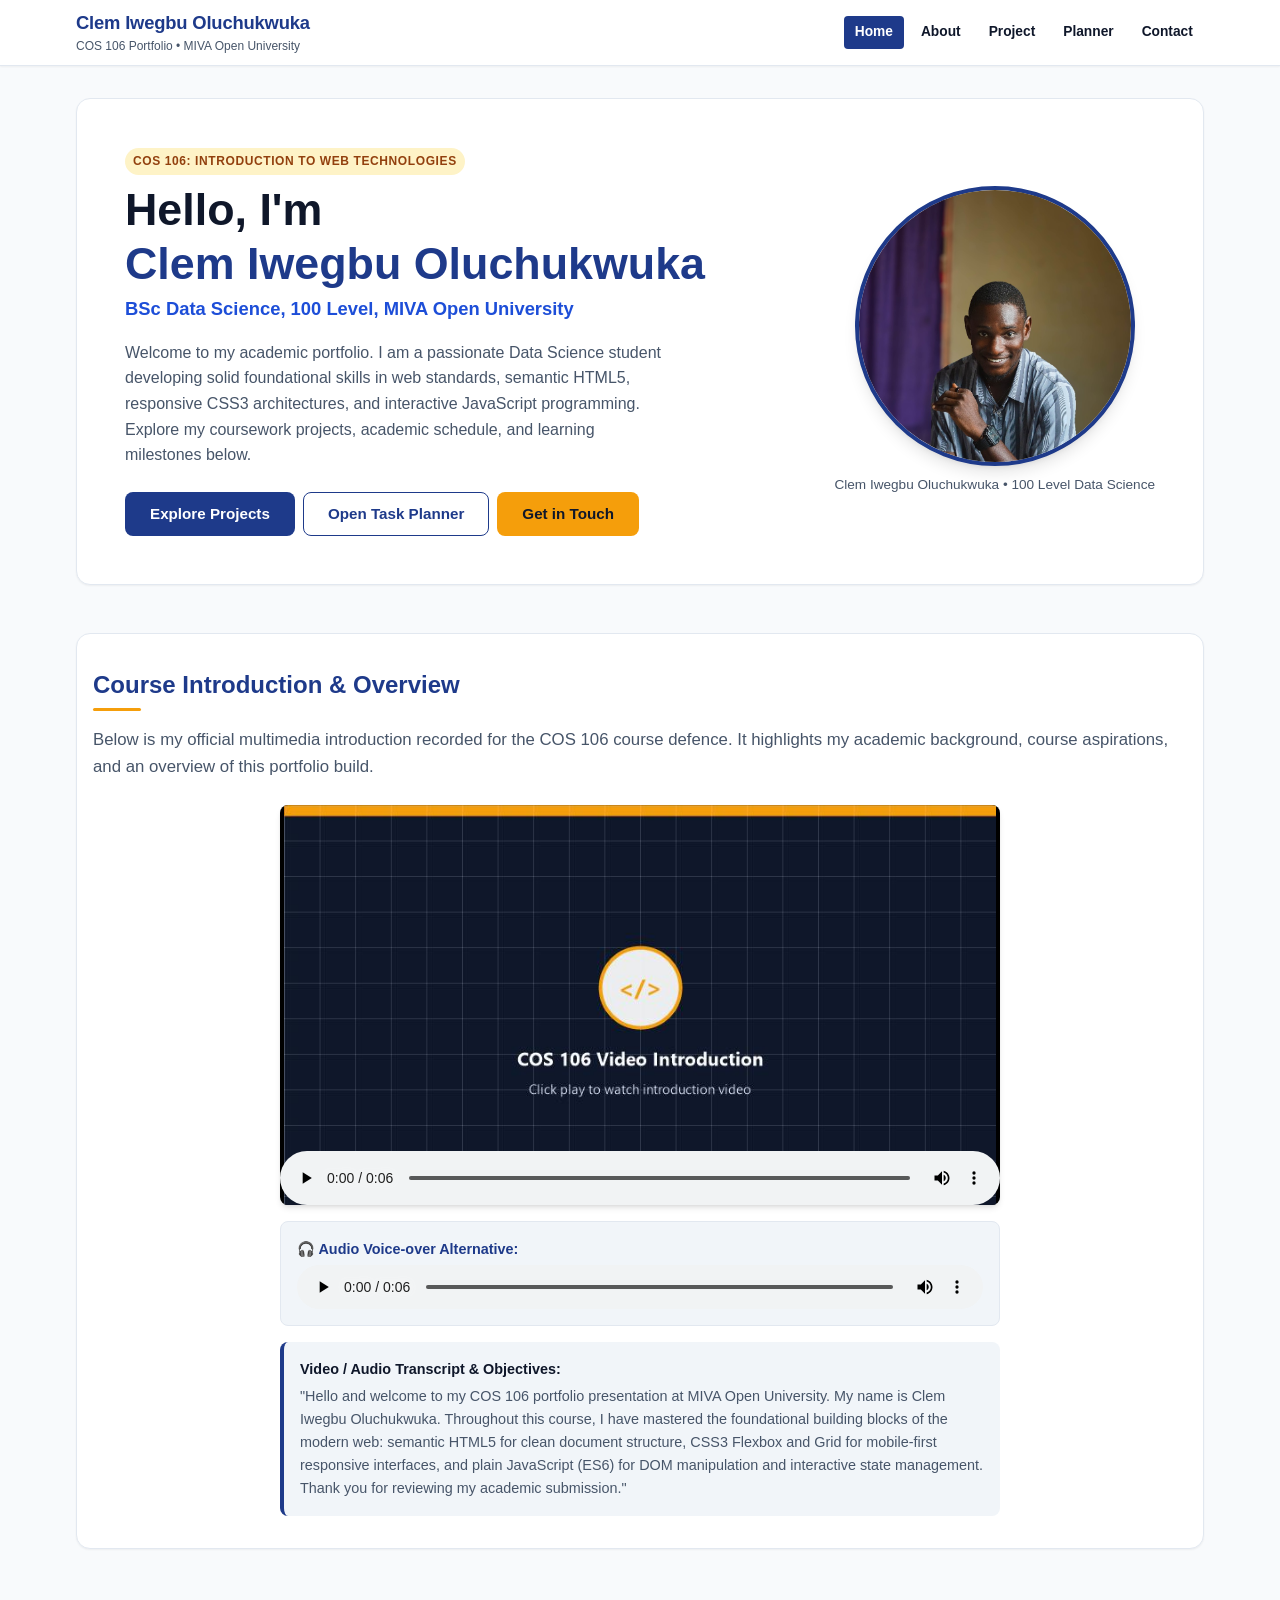
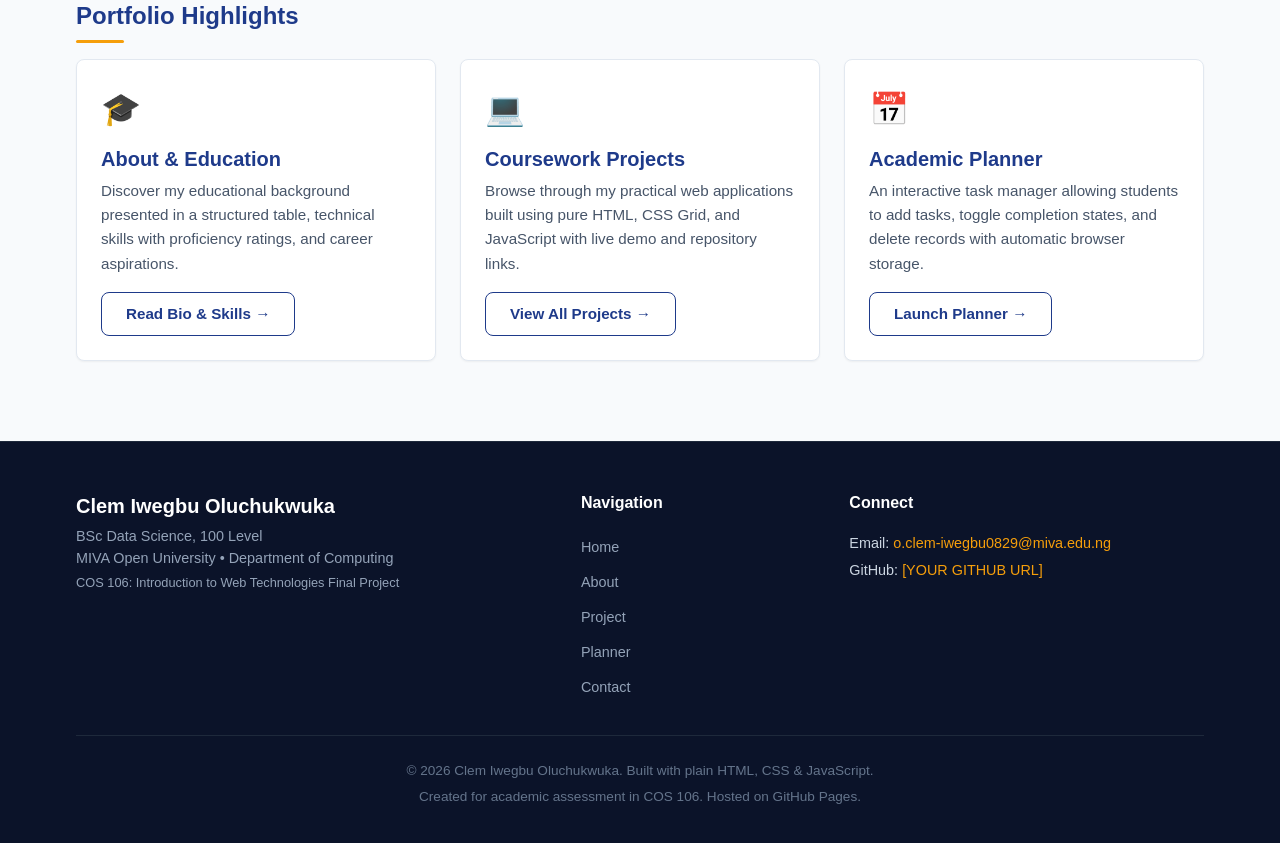
<file: student potfolio/index.html>
<!DOCTYPE html>
<html lang="en">
<head>
  <meta charset="UTF-8">
  <meta name="viewport" content="width=device-width, initial-scale=1.0">
  <meta http-equiv="Cache-Control" content="no-cache, no-store, must-revalidate">
  <meta http-equiv="Pragma" content="no-cache">
  <meta http-equiv="Expires" content="0">
  <meta name="description" content="Academic portfolio and web projects for Clem Iwegbu Oluchukwuka, studying BSc Data Science, 100 Level at MIVA Open University for course COS 106.">
  <title>Home | Clem Iwegbu Oluchukwuka - Academic Portfolio (COS 106)</title>
  <link rel="stylesheet" href="css/style.css?v=20261114">
</head>
<body>


  <header class="site-header">
    <div class="container header-container">
      <a href="index.html" class="brand-link" aria-label="Home page">
        <span class="brand-name">Clem Iwegbu Oluchukwuka</span>
        <span class="brand-tag">COS 106 Portfolio • MIVA Open University</span>
      </a>

      <!-- Mobile Hamburger Toggle Button (Accessible via ARIA) -->
      <button class="nav-toggle" aria-label="Toggle navigation menu" aria-expanded="false" aria-controls="nav-menu">
        <span class="bar"></span>
        <span class="bar"></span>
        <span class="bar"></span>
      </button>

      <!-- Main Navigation Menu -->
      <nav class="nav-menu" id="nav-menu" aria-label="Primary Navigation">
        <ul class="nav-list">
          <li class="nav-item"><a href="index.html" class="nav-link active" aria-current="page">Home</a></li>
          <li class="nav-item"><a href="about.html" class="nav-link">About</a></li>
          <li class="nav-item"><a href="projects.html" class="nav-link">Project</a></li>
          <li class="nav-item"><a href="planner.html" class="nav-link">Planner</a></li>
          <li class="nav-item"><a href="contact.html" class="nav-link">Contact</a></li>
        </ul>
      </nav>
    </div>
  </header>

  <!-- ======================================================================
       MAIN CONTENT: HOME PAGE
       ====================================================================== -->
  <main class="container">
    
    <!-- Hero Section (Flexbox 2-Column Layout) -->
    <section class="hero-section" aria-labelledby="hero-heading">
      <div class="hero-content">
        <span class="badge badge-accent hero-eyebrow">COS 106: Introduction to Web Technologies</span>
        <h1 id="hero-heading" class="hero-title">
          Hello, I'm <br><span class="highlight">Clem Iwegbu Oluchukwuka</span>
        </h1>
        <p class="hero-subtitle">BSc Data Science, 100 Level, MIVA Open University</p>
        <p class="hero-bio">
          Welcome to my academic portfolio. I am a passionate Data Science student developing solid foundational 
          skills in web standards, semantic HTML5, responsive CSS3 architectures, and interactive JavaScript programming. 
          Explore my coursework projects, academic schedule, and learning milestones below.
        </p>
        <div class="hero-actions">
          <a href="projects.html" class="btn btn-primary">Explore Projects</a>
          <a href="planner.html" class="btn btn-secondary">Open Task Planner</a>
          <a href="contact.html" class="btn btn-accent">Get in Touch</a>
        </div>
      </div>

      <div class="hero-media">
        <figure class="profile-card">
          <div class="profile-img-wrap">
            <img src="images/profile-clem.jpg?v=20261114" alt="Profile portrait of Clem Iwegbu Oluchukwuka" class="profile-img" loading="eager" decoding="sync">
          </div>
          <figcaption class="profile-caption">Clem Iwegbu Oluchukwuka • 100 Level Data Science</figcaption>
        </figure>
      </div>
    </section>

    <!-- Multimedia Introduction Section (HTML5 Video & Audio Elements with Controls & Caption) -->
    <section class="media-intro-section" aria-labelledby="media-heading">
      <h2 id="media-heading" class="section-title">Course Introduction & Overview</h2>
      <p style="color: var(--text-muted); margin-bottom: var(--space-md);">
        Below is my official multimedia introduction recorded for the COS 106 course defence. It highlights my academic background, course aspirations, and an overview of this portfolio build.
      </p>

      <div class="media-wrapper">
        <!-- HTML5 Video Player with Controls and Poster -->
        <div class="video-container">
          <video controls poster="images/video-poster.jpg" class="intro-video" preload="metadata">
            <source src="media/intro.mp4" type="video/mp4">
            <source src="media/intro.wav" type="audio/wav">
            Your browser does not support the video tag. Please view or listen using the audio player below.
          </video>
        </div>

        <!-- HTML5 Audio Alternative Player -->
        <div class="audio-box">
          <p>🎧 Audio Voice-over Alternative:</p>
          <audio controls class="intro-audio" preload="metadata">
            <source src="media/intro.mp3" type="audio/mpeg">
            <source src="media/intro.wav" type="audio/wav">
            Your browser does not support the audio element.
          </audio>
        </div>

        <!-- Accessible Caption & Transcript -->
        <div class="media-caption-box">
          <strong>Video / Audio Transcript & Objectives:</strong>
          <p>
            "Hello and welcome to my COS 106 portfolio presentation at MIVA Open University. My name is Clem Iwegbu Oluchukwuka. 
            Throughout this course, I have mastered the foundational building blocks of the modern web: semantic HTML5 for clean document structure, 
            CSS3 Flexbox and Grid for mobile-first responsive interfaces, and plain JavaScript (ES6) for DOM manipulation and interactive state management. 
            Thank you for reviewing my academic submission."
          </p>
        </div>
      </div>
    </section>

    <!-- Highlights Section (Quick links to major areas) -->
    <section aria-labelledby="highlights-heading" style="margin-bottom: var(--space-xl);">
      <h2 id="highlights-heading" class="section-title">Portfolio Highlights</h2>
      <div class="highlights-grid">
        
        <article class="highlight-card">
          <span class="highlight-icon" aria-hidden="true">🎓</span>
          <h3 class="highlight-title">About & Education</h3>
          <p class="highlight-text">
            Discover my educational background presented in a structured table, technical skills with proficiency ratings, and career aspirations.
          </p>
          <a href="about.html" class="btn btn-secondary">Read Bio & Skills &rarr;</a>
        </article>

        <article class="highlight-card">
          <span class="highlight-icon" aria-hidden="true">💻</span>
          <h3 class="highlight-title">Coursework Projects</h3>
          <p class="highlight-text">
            Browse through my practical web applications built using pure HTML, CSS Grid, and JavaScript with live demo and repository links.
          </p>
          <a href="projects.html" class="btn btn-secondary">View All Projects &rarr;</a>
        </article>

        <article class="highlight-card">
          <span class="highlight-icon" aria-hidden="true">📅</span>
          <h3 class="highlight-title">Academic Planner</h3>
          <p class="highlight-text">
            An interactive task manager allowing students to add tasks, toggle completion states, and delete records with automatic browser storage.
          </p>
          <a href="planner.html" class="btn btn-secondary">Launch Planner &rarr;</a>
        </article>

      </div>
    </section>

  </main>

  <!-- ======================================================================
       FOOTER (Consistent Across All Pages)
       ====================================================================== -->
  <footer class="site-footer">
    <div class="container">
      <div class="footer-grid">
        
        <div class="footer-brand">
          <h3>Clem Iwegbu Oluchukwuka</h3>
          <p>BSc Data Science, 100 Level</p>
          <p>MIVA Open University • Department of Computing</p>
          <p style="margin-top: var(--space-xs); font-size: 0.8rem; color: #94a3b8;">
            COS 106: Introduction to Web Technologies Final Project
          </p>
        </div>

        <div class="footer-links">
          <h4>Navigation</h4>
          <ul class="footer-nav-list">
            <li><a href="index.html">Home</a></li>
            <li><a href="about.html">About</a></li>
            <li><a href="projects.html">Project</a></li>
            <li><a href="planner.html">Planner</a></li>
            <li><a href="contact.html">Contact</a></li>
          </ul>
        </div>

        <div class="footer-contact">
          <h4>Connect</h4>
          <p style="font-size: 0.9rem; margin-bottom: var(--space-xs);">
            Email: <a href="mailto:o.clem-iwegbu0829@miva.edu.ng" style="color: var(--accent-color);">o.clem-iwegbu0829@miva.edu.ng</a>
          </p>
          <p style="font-size: 0.9rem;">
            GitHub: <a href="[YOUR GITHUB URL]" target="_blank" rel="noopener noreferrer" style="color: var(--accent-color);">[YOUR GITHUB URL]</a>
          </p>
        </div>

      </div>

      <div class="footer-bottom">
        <p>&copy; <span id="current-year">2026</span> Clem Iwegbu Oluchukwuka. Built with plain HTML, CSS & JavaScript.</p>
        <p>Created for academic assessment in COS 106. Hosted on GitHub Pages.</p>
      </div>
    </div>
  </footer>

  <!-- Shared JavaScript (Mobile menu toggle, active nav, load animations) -->
  <script src="js/main.js"></script>
</body>
</html>
</file>
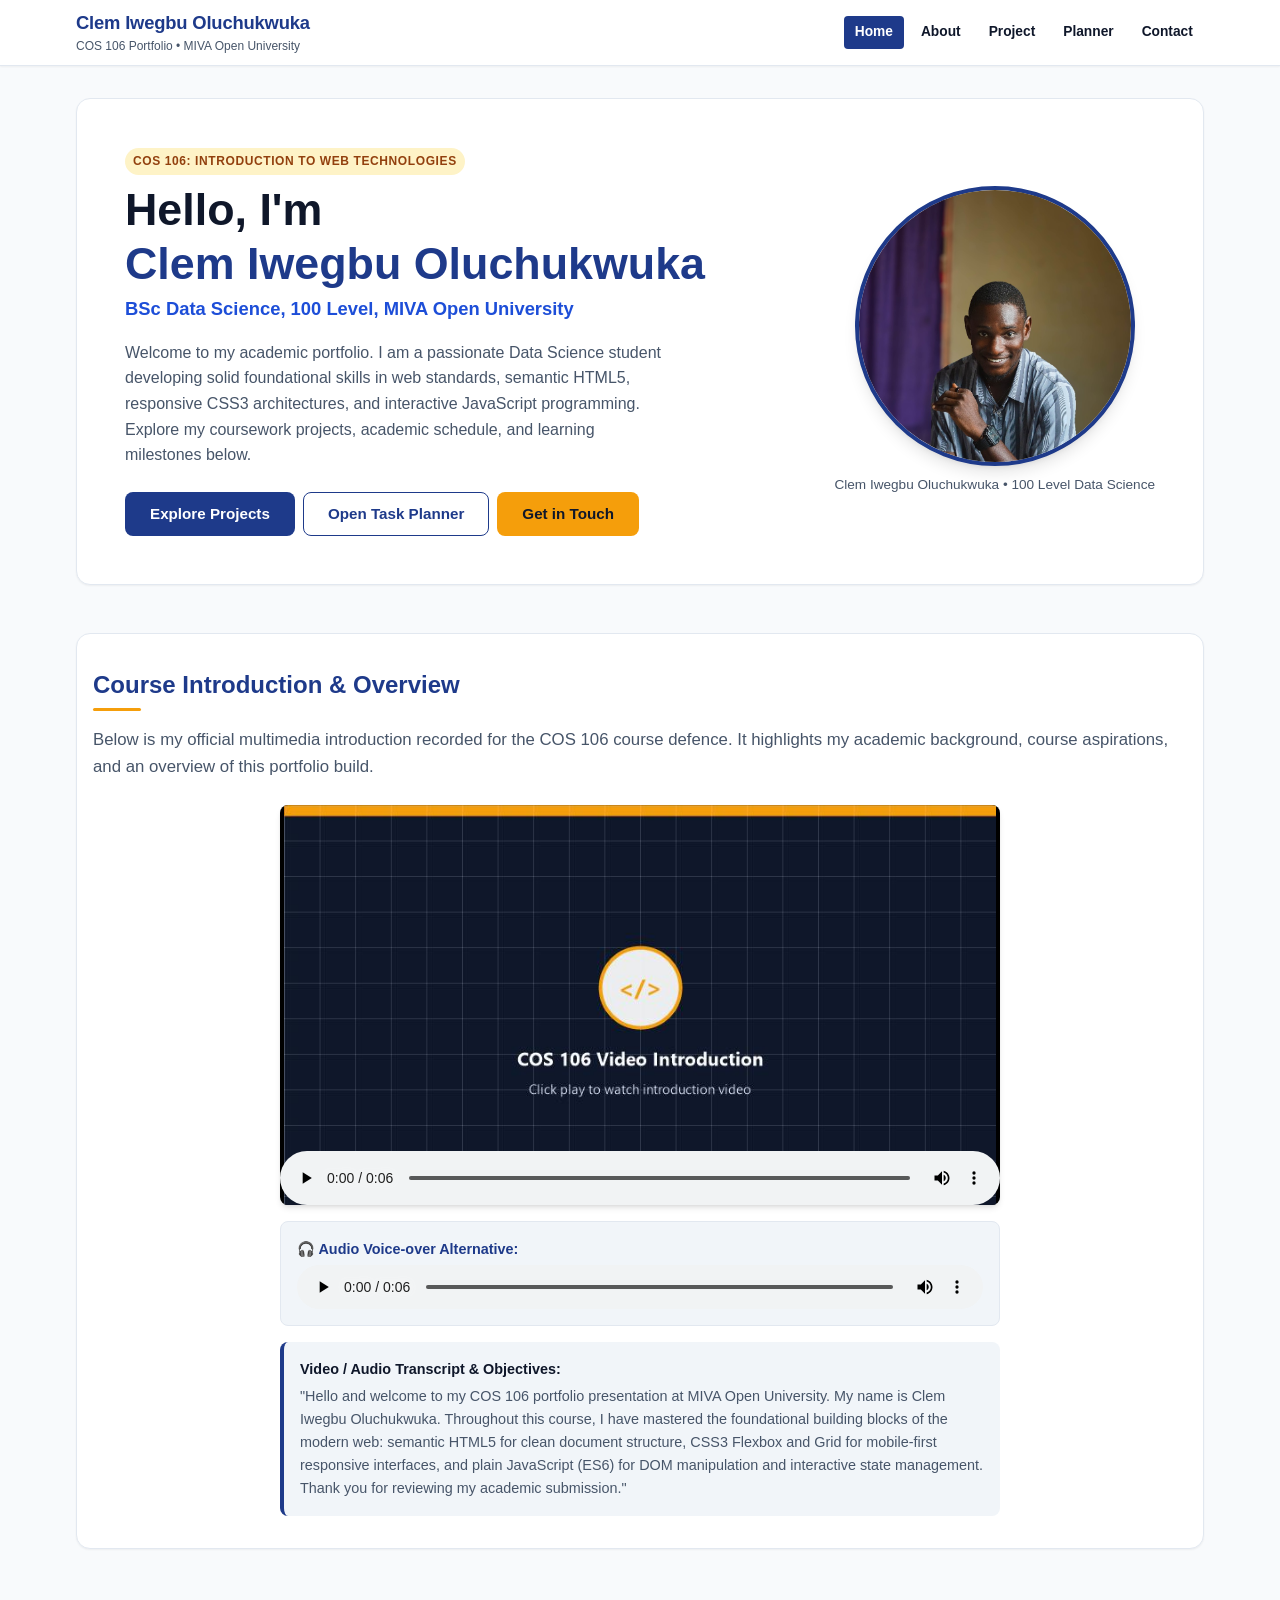
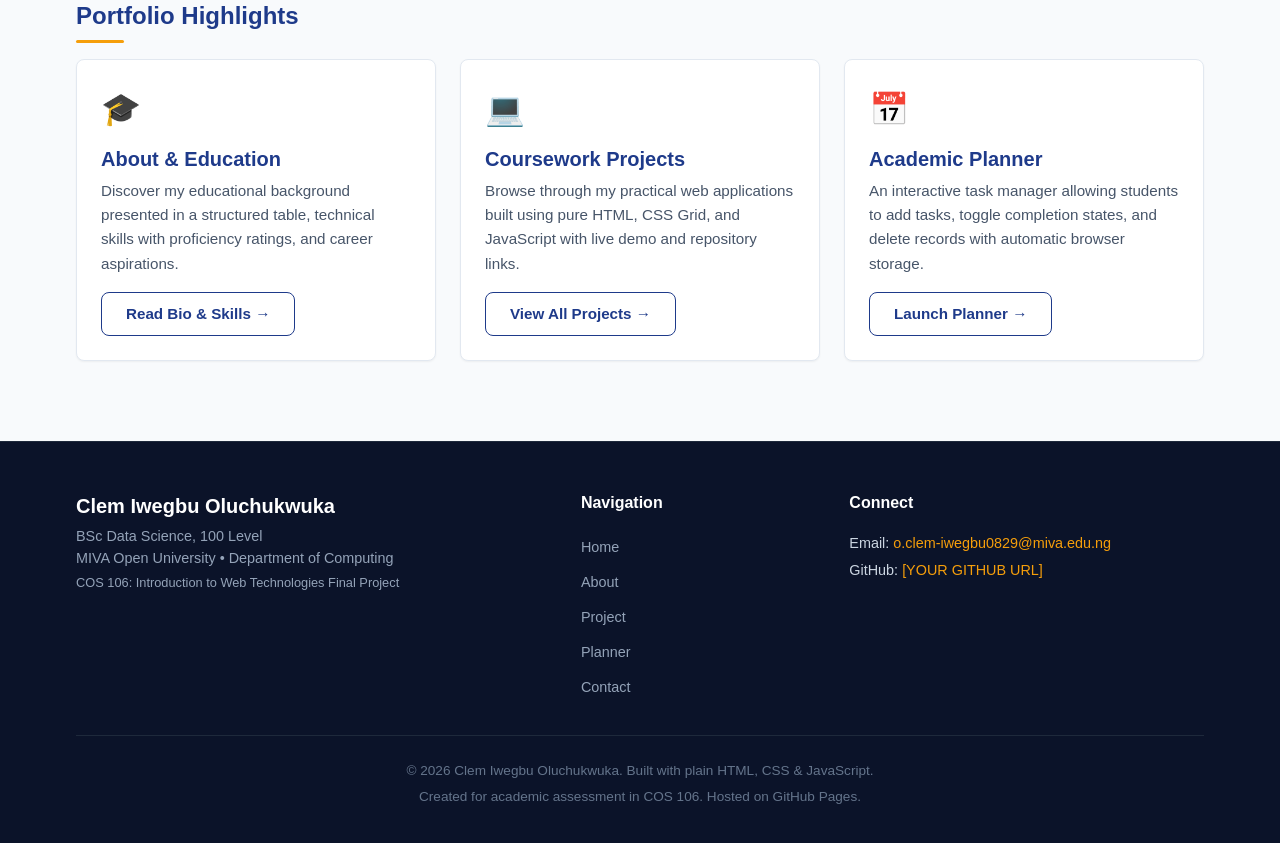
<file: student potfolio/portfolio/index.html>
<!DOCTYPE html>
<html lang="en">
<head>
  <meta charset="UTF-8">
  <meta name="viewport" content="width=device-width, initial-scale=1.0">
  <meta http-equiv="Cache-Control" content="no-cache, no-store, must-revalidate">
  <meta http-equiv="Pragma" content="no-cache">
  <meta http-equiv="Expires" content="0">
  <meta name="description" content="Academic portfolio and web projects for Clem Iwegbu Oluchukwuka, studying BSc Data Science, 100 Level at MIVA Open University for course COS 106.">
  <title>Home | Clem Iwegbu Oluchukwuka - Academic Portfolio (COS 106)</title>
  <link rel="stylesheet" href="css/style.css?v=20261114">
</head>
<body>

  <!-- ======================================================================
       HEADER & NAVIGATION (Flexbox, Mobile Hamburger Menu)
       ====================================================================== -->
  <header class="site-header">
    <div class="container header-container">
      <a href="index.html" class="brand-link" aria-label="Home page">
        <span class="brand-name">Clem Iwegbu Oluchukwuka</span>
        <span class="brand-tag">COS 106 Portfolio • MIVA Open University</span>
      </a>

      <!-- Mobile Hamburger Toggle Button (Accessible via ARIA) -->
      <button class="nav-toggle" aria-label="Toggle navigation menu" aria-expanded="false" aria-controls="nav-menu">
        <span class="bar"></span>
        <span class="bar"></span>
        <span class="bar"></span>
      </button>

      <!-- Main Navigation Menu -->
      <nav class="nav-menu" id="nav-menu" aria-label="Primary Navigation">
        <ul class="nav-list">
          <li class="nav-item"><a href="index.html" class="nav-link active" aria-current="page">Home</a></li>
          <li class="nav-item"><a href="about.html" class="nav-link">About</a></li>
          <li class="nav-item"><a href="projects.html" class="nav-link">Project</a></li>
          <li class="nav-item"><a href="planner.html" class="nav-link">Planner</a></li>
          <li class="nav-item"><a href="contact.html" class="nav-link">Contact</a></li>
        </ul>
      </nav>
    </div>
  </header>

  <!-- ======================================================================
       MAIN CONTENT: HOME PAGE
       ====================================================================== -->
  <main class="container">
    
    <!-- Hero Section (Flexbox 2-Column Layout) -->
    <section class="hero-section" aria-labelledby="hero-heading">
      <div class="hero-content">
        <span class="badge badge-accent hero-eyebrow">COS 106: Introduction to Web Technologies</span>
        <h1 id="hero-heading" class="hero-title">
          Hello, I'm <br><span class="highlight">Clem Iwegbu Oluchukwuka</span>
        </h1>
        <p class="hero-subtitle">BSc Data Science, 100 Level, MIVA Open University</p>
        <p class="hero-bio">
          Welcome to my academic portfolio. I am a passionate Data Science student developing solid foundational 
          skills in web standards, semantic HTML5, responsive CSS3 architectures, and interactive JavaScript programming. 
          Explore my coursework projects, academic schedule, and learning milestones below.
        </p>
        <div class="hero-actions">
          <a href="projects.html" class="btn btn-primary">Explore Projects</a>
          <a href="planner.html" class="btn btn-secondary">Open Task Planner</a>
          <a href="contact.html" class="btn btn-accent">Get in Touch</a>
        </div>
      </div>

      <div class="hero-media">
        <figure class="profile-card">
          <div class="profile-img-wrap">
            <img src="images/profile-clem.jpg?v=20261114" alt="Profile portrait of Clem Iwegbu Oluchukwuka" class="profile-img" loading="eager" decoding="sync">
          </div>
          <figcaption class="profile-caption">Clem Iwegbu Oluchukwuka • 100 Level Data Science</figcaption>
        </figure>
      </div>
    </section>

    <!-- Multimedia Introduction Section (HTML5 Video & Audio Elements with Controls & Caption) -->
    <section class="media-intro-section" aria-labelledby="media-heading">
      <h2 id="media-heading" class="section-title">Course Introduction & Overview</h2>
      <p style="color: var(--text-muted); margin-bottom: var(--space-md);">
        Below is my official multimedia introduction recorded for the COS 106 course defence. It highlights my academic background, course aspirations, and an overview of this portfolio build.
      </p>

      <div class="media-wrapper">
        <!-- HTML5 Video Player with Controls and Poster -->
        <div class="video-container">
          <video controls poster="images/video-poster.jpg" class="intro-video" preload="metadata">
            <source src="media/intro.mp4" type="video/mp4">
            <source src="media/intro.wav" type="audio/wav">
            Your browser does not support the video tag. Please view or listen using the audio player below.
          </video>
        </div>

        <!-- HTML5 Audio Alternative Player -->
        <div class="audio-box">
          <p>🎧 Audio Voice-over Alternative:</p>
          <audio controls class="intro-audio" preload="metadata">
            <source src="media/intro.mp3" type="audio/mpeg">
            <source src="media/intro.wav" type="audio/wav">
            Your browser does not support the audio element.
          </audio>
        </div>

        <!-- Accessible Caption & Transcript -->
        <div class="media-caption-box">
          <strong>Video / Audio Transcript & Objectives:</strong>
          <p>
            "Hello and welcome to my COS 106 portfolio presentation at MIVA Open University. My name is Clem Iwegbu Oluchukwuka. 
            Throughout this course, I have mastered the foundational building blocks of the modern web: semantic HTML5 for clean document structure, 
            CSS3 Flexbox and Grid for mobile-first responsive interfaces, and plain JavaScript (ES6) for DOM manipulation and interactive state management. 
            Thank you for reviewing my academic submission."
          </p>
        </div>
      </div>
    </section>

    <!-- Highlights Section (Quick links to major areas) -->
    <section aria-labelledby="highlights-heading" style="margin-bottom: var(--space-xl);">
      <h2 id="highlights-heading" class="section-title">Portfolio Highlights</h2>
      <div class="highlights-grid">
        
        <article class="highlight-card">
          <span class="highlight-icon" aria-hidden="true">🎓</span>
          <h3 class="highlight-title">About & Education</h3>
          <p class="highlight-text">
            Discover my educational background presented in a structured table, technical skills with proficiency ratings, and career aspirations.
          </p>
          <a href="about.html" class="btn btn-secondary">Read Bio & Skills &rarr;</a>
        </article>

        <article class="highlight-card">
          <span class="highlight-icon" aria-hidden="true">💻</span>
          <h3 class="highlight-title">Coursework Projects</h3>
          <p class="highlight-text">
            Browse through my practical web applications built using pure HTML, CSS Grid, and JavaScript with live demo and repository links.
          </p>
          <a href="projects.html" class="btn btn-secondary">View All Projects &rarr;</a>
        </article>

        <article class="highlight-card">
          <span class="highlight-icon" aria-hidden="true">📅</span>
          <h3 class="highlight-title">Academic Planner</h3>
          <p class="highlight-text">
            An interactive task manager allowing students to add tasks, toggle completion states, and delete records with automatic browser storage.
          </p>
          <a href="planner.html" class="btn btn-secondary">Launch Planner &rarr;</a>
        </article>

      </div>
    </section>

  </main>

  <!-- ======================================================================
       FOOTER (Consistent Across All Pages)
       ====================================================================== -->
  <footer class="site-footer">
    <div class="container">
      <div class="footer-grid">
        
        <div class="footer-brand">
          <h3>Clem Iwegbu Oluchukwuka</h3>
          <p>BSc Data Science, 100 Level</p>
          <p>MIVA Open University • Department of Computing</p>
          <p style="margin-top: var(--space-xs); font-size: 0.8rem; color: #94a3b8;">
            COS 106: Introduction to Web Technologies Final Project
          </p>
        </div>

        <div class="footer-links">
          <h4>Navigation</h4>
          <ul class="footer-nav-list">
            <li><a href="index.html">Home</a></li>
            <li><a href="about.html">About</a></li>
            <li><a href="projects.html">Project</a></li>
            <li><a href="planner.html">Planner</a></li>
            <li><a href="contact.html">Contact</a></li>
          </ul>
        </div>

        <div class="footer-contact">
          <h4>Connect</h4>
          <p style="font-size: 0.9rem; margin-bottom: var(--space-xs);">
            Email: <a href="mailto:o.clem-iwegbu0829@miva.edu.ng" style="color: var(--accent-color);">o.clem-iwegbu0829@miva.edu.ng</a>
          </p>
          <p style="font-size: 0.9rem;">
            GitHub: <a href="[YOUR GITHUB URL]" target="_blank" rel="noopener noreferrer" style="color: var(--accent-color);">[YOUR GITHUB URL]</a>
          </p>
        </div>

      </div>

      <div class="footer-bottom">
        <p>&copy; <span id="current-year">2026</span> Clem Iwegbu Oluchukwuka. Built with plain HTML, CSS & JavaScript.</p>
        <p>Created for academic assessment in COS 106. Hosted on GitHub Pages.</p>
      </div>
    </div>
  </footer>

  <!-- Shared JavaScript (Mobile menu toggle, active nav, load animations) -->
  <script src="js/main.js"></script>
</body>
</html>
</file>
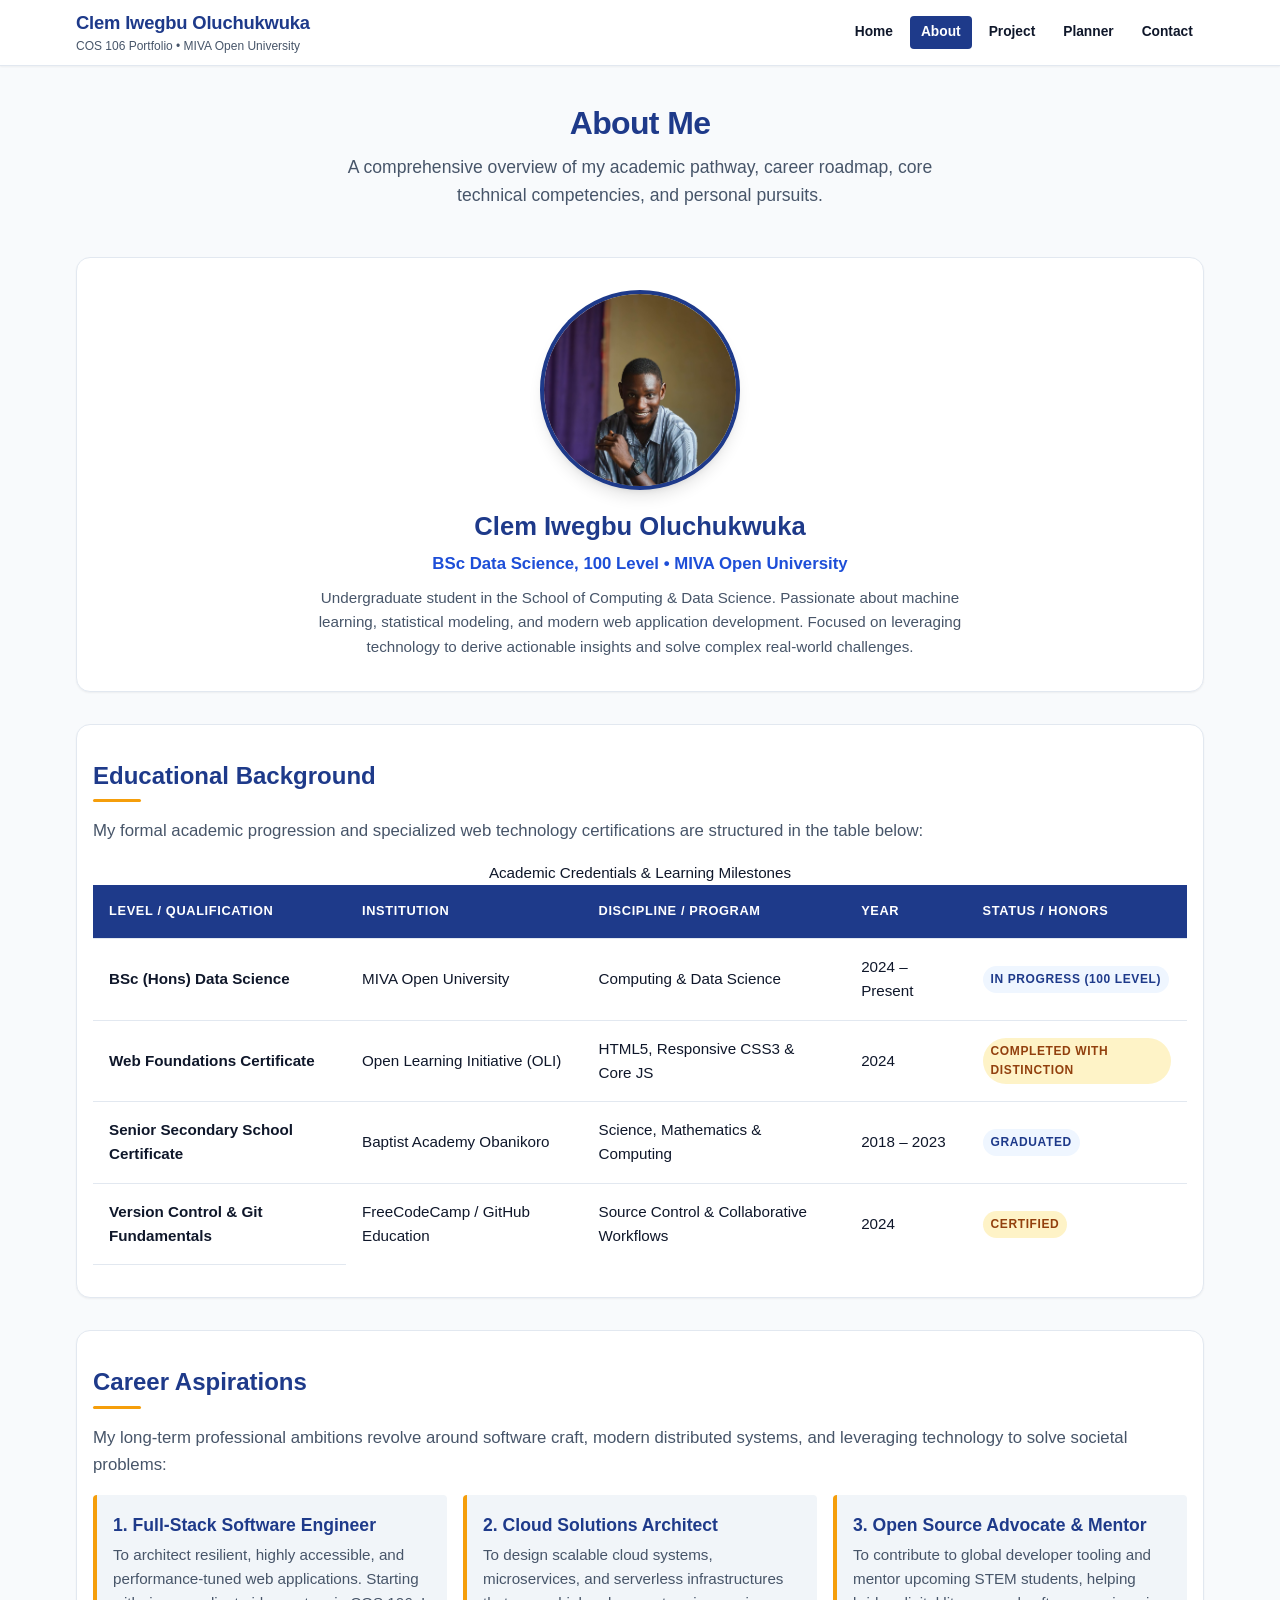
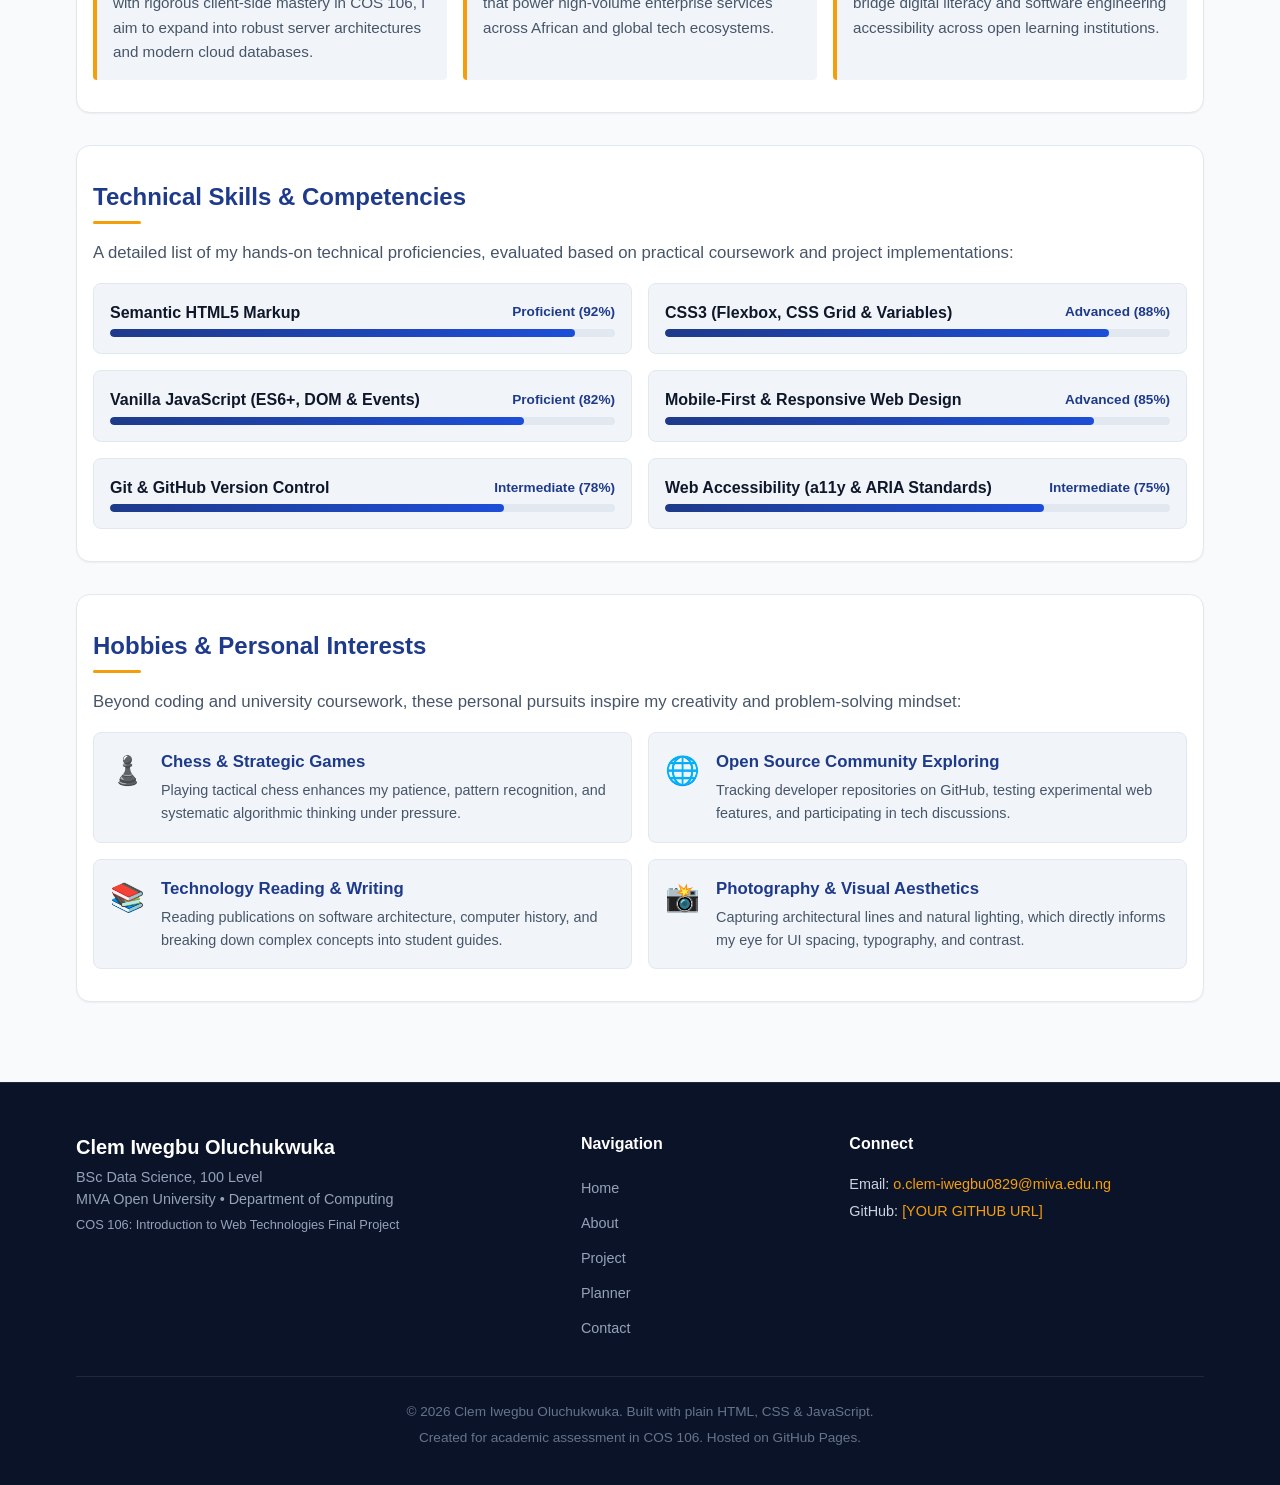
<file: student potfolio/about.html>
<!DOCTYPE html>
<html lang="en">

<head>
  <meta charset="UTF-8">
  <meta name="viewport" content="width=device-width, initial-scale=1.0">
  <meta name="description"
    content="Education history, career aspirations, technical skills, and hobbies of Clem Iwegbu Oluchukwuka - COS 106 Student Portfolio.">
  <title>About Me | Clem Iwegbu Oluchukwuka - Academic Portfolio</title>
  <link rel="stylesheet" href="css/style.css?v=2">
</head>

<body>


  <header class="site-header">
    <div class="container header-container">
      <a href="index.html" class="brand-link" aria-label="Home page">
        <span class="brand-name">Clem Iwegbu Oluchukwuka</span>
        <span class="brand-tag">COS 106 Portfolio • MIVA Open University</span>
      </a>

      <!-- Mobile Hamburger Toggle Button -->
      <button class="nav-toggle" aria-label="Toggle navigation menu" aria-expanded="false" aria-controls="nav-menu">
        <span class="bar"></span>
        <span class="bar"></span>
        <span class="bar"></span>
      </button>

      <!-- Navigation Menu -->
      <nav class="nav-menu" id="nav-menu" aria-label="Primary Navigation">
        <ul class="nav-list">
          <li class="nav-item"><a href="index.html" class="nav-link">Home</a></li>
          <li class="nav-item"><a href="about.html" class="nav-link active" aria-current="page">About</a></li>
          <li class="nav-item"><a href="projects.html" class="nav-link">Project</a></li>
          <li class="nav-item"><a href="planner.html" class="nav-link">Planner</a></li>
          <li class="nav-item"><a href="contact.html" class="nav-link">Contact</a></li>
        </ul>
      </nav>
    </div>
  </header>


  <main class="container">

    <!-- Page Header -->
    <header class="page-header">
      <h1 class="page-title">About Me</h1>
      <p class="page-subtitle">
        A comprehensive overview of my academic pathway, career roadmap, core technical competencies, and personal
        pursuits.
      </p>
    </header>

    <!-- Student Bio Card with Profile Portrait -->
    <section class="about-section"
      style="text-align: center; padding: var(--space-xl) var(--space-md); margin-bottom: var(--space-xl);">
      <div class="profile-img-wrap" style="width: 200px; height: 200px; margin: 0 auto var(--space-md);">
        <img src="images/profile-clem.jpg?v=3" alt="Portrait of Clem Iwegbu Oluchukwuka" class="profile-img">
      </div>
      <h2 style="font-size: 1.6rem; color: var(--primary-color); margin-bottom: var(--space-xs);">Clem Iwegbu
        Oluchukwuka</h2>
      <p style="font-size: 1.05rem; font-weight: 600; color: var(--primary-hover); margin-bottom: var(--space-sm);">
        BSc Data Science, 100 Level • MIVA Open University
      </p>
      <p style="max-width: 650px; margin: 0 auto; color: var(--text-muted); font-size: 0.95rem; line-height: 1.6;">
        Undergraduate student in the School of Computing &amp; Data Science. Passionate about machine learning,
        statistical modeling, and modern web application development. Focused on leveraging technology to derive
        actionable insights and solve complex real-world challenges.
      </p>
    </section>

    <!-- SECTION 1: EDUCATION BACKGROUND (HTML TABLE) -->
    <section class="about-section" id="education" aria-labelledby="edu-heading">
      <h2 id="edu-heading" class="section-title">Educational Background</h2>
      <p style="color: var(--text-muted); margin-bottom: var(--space-md);">
        My formal academic progression and specialized web technology certifications are structured in the table below:
      </p>

      <!-- Responsive Table Wrapper -->
      <div class="table-responsive">
        <table class="education-table">
          <caption>Academic Credentials & Learning Milestones</caption>
          <thead>
            <tr>
              <th scope="col">Level / Qualification</th>
              <th scope="col">Institution</th>
              <th scope="col">Discipline / Program</th>
              <th scope="col">Year</th>
              <th scope="col">Status / Honors</th>
            </tr>
          </thead>
          <tbody>
            <tr>
              <th scope="row">BSc (Hons) Data Science</th>
              <td>MIVA Open University</td>
              <td>Computing & Data Science</td>
              <td>2024 – Present</td>
              <td><span class="badge badge-primary">In Progress (100 Level)</span></td>
            </tr>
            <tr>
              <th scope="row">Web Foundations Certificate</th>
              <td>Open Learning Initiative (OLI)</td>
              <td>HTML5, Responsive CSS3 & Core JS</td>
              <td>2024</td>
              <td><span class="badge badge-accent">Completed with Distinction</span></td>
            </tr>
            <tr>
              <th scope="row">Senior Secondary School Certificate</th>
              <td>Baptist Academy Obanikoro</td>
              <td>Science, Mathematics & Computing</td>
              <td>2018 – 2023</td>
              <td><span class="badge badge-primary">Graduated</span></td>
            </tr>
            <tr>
              <th scope="row">Version Control & Git Fundamentals</th>
              <td>FreeCodeCamp / GitHub Education</td>
              <td>Source Control & Collaborative Workflows</td>
              <td>2024</td>
              <td><span class="badge badge-accent">Certified</span></td>
            </tr>
          </tbody>
        </table>
      </div>
    </section>

    <!-- SECTION 2: CAREER ASPIRATIONS -->
    <section class="about-section" id="aspirations" aria-labelledby="aspirations-heading">
      <h2 id="aspirations-heading" class="section-title">Career Aspirations</h2>
      <p style="color: var(--text-muted);">
        My long-term professional ambitions revolve around software craft, modern distributed systems, and leveraging
        technology to solve societal problems:
      </p>

      <div class="aspirations-list">

        <article class="aspiration-card">
          <h3 class="aspiration-title">1. Full-Stack Software Engineer</h3>
          <p class="aspiration-desc">
            To architect resilient, highly accessible, and performance-tuned web applications. Starting with rigorous
            client-side mastery in COS 106, I aim to expand into robust server architectures and modern cloud databases.
          </p>
        </article>

        <article class="aspiration-card">
          <h3 class="aspiration-title">2. Cloud Solutions Architect</h3>
          <p class="aspiration-desc">
            To design scalable cloud systems, microservices, and serverless infrastructures that power high-volume
            enterprise services across African and global tech ecosystems.
          </p>
        </article>

        <article class="aspiration-card">
          <h3 class="aspiration-title">3. Open Source Advocate & Mentor</h3>
          <p class="aspiration-desc">
            To contribute to global developer tooling and mentor upcoming STEM students, helping bridge digital literacy
            and software engineering accessibility across open learning institutions.
          </p>
        </article>

      </div>
    </section>

    <!-- SECTION 3: TECHNICAL SKILLS (LIST WITH PROFICIENCY LEVELS) -->
    <section class="about-section" id="skills" aria-labelledby="skills-heading">
      <h2 id="skills-heading" class="section-title">Technical Skills & Competencies</h2>
      <p style="color: var(--text-muted); margin-bottom: var(--space-md);">
        A detailed list of my hands-on technical proficiencies, evaluated based on practical coursework and project
        implementations:
      </p>

      <ul class="skills-list" aria-label="Technical skills and ratings">

        <!-- Skill 1 -->
        <li class="skill-item">
          <div class="skill-header">
            <span class="skill-name">Semantic HTML5 Markup</span>
            <span class="skill-level-text">Proficient (92%)</span>
          </div>
          <div class="skill-bar-bg" role="progressbar" aria-valuenow="92" aria-valuemin="0" aria-valuemax="100">
            <div class="skill-bar-fill" style="width: 92%;"></div>
          </div>
        </li>

        <!-- Skill 2 -->
        <li class="skill-item">
          <div class="skill-header">
            <span class="skill-name">CSS3 (Flexbox, CSS Grid & Variables)</span>
            <span class="skill-level-text">Advanced (88%)</span>
          </div>
          <div class="skill-bar-bg" role="progressbar" aria-valuenow="88" aria-valuemin="0" aria-valuemax="100">
            <div class="skill-bar-fill" style="width: 88%;"></div>
          </div>
        </li>

        <!-- Skill 3 -->
        <li class="skill-item">
          <div class="skill-header">
            <span class="skill-name">Vanilla JavaScript (ES6+, DOM & Events)</span>
            <span class="skill-level-text">Proficient (82%)</span>
          </div>
          <div class="skill-bar-bg" role="progressbar" aria-valuenow="82" aria-valuemin="0" aria-valuemax="100">
            <div class="skill-bar-fill" style="width: 82%;"></div>
          </div>
        </li>

        <!-- Skill 4 -->
        <li class="skill-item">
          <div class="skill-header">
            <span class="skill-name">Mobile-First & Responsive Web Design</span>
            <span class="skill-level-text">Advanced (85%)</span>
          </div>
          <div class="skill-bar-bg" role="progressbar" aria-valuenow="85" aria-valuemin="0" aria-valuemax="100">
            <div class="skill-bar-fill" style="width: 85%;"></div>
          </div>
        </li>

        <!-- Skill 5 -->
        <li class="skill-item">
          <div class="skill-header">
            <span class="skill-name">Git & GitHub Version Control</span>
            <span class="skill-level-text">Intermediate (78%)</span>
          </div>
          <div class="skill-bar-bg" role="progressbar" aria-valuenow="78" aria-valuemin="0" aria-valuemax="100">
            <div class="skill-bar-fill" style="width: 78%;"></div>
          </div>
        </li>

        <!-- Skill 6 -->
        <li class="skill-item">
          <div class="skill-header">
            <span class="skill-name">Web Accessibility (a11y & ARIA Standards)</span>
            <span class="skill-level-text">Intermediate (75%)</span>
          </div>
          <div class="skill-bar-bg" role="progressbar" aria-valuenow="75" aria-valuemin="0" aria-valuemax="100">
            <div class="skill-bar-fill" style="width: 75%;"></div>
          </div>
        </li>

      </ul>
    </section>

    <!-- SECTION 4: HOBBIES & INTERESTS (LIST) -->
    <section class="about-section" id="hobbies" aria-labelledby="hobbies-heading">
      <h2 id="hobbies-heading" class="section-title">Hobbies & Personal Interests</h2>
      <p style="color: var(--text-muted); margin-bottom: var(--space-md);">
        Beyond coding and university coursework, these personal pursuits inspire my creativity and problem-solving
        mindset:
      </p>

      <div class="hobbies-grid">

        <div class="hobby-card">
          <span class="hobby-icon" aria-hidden="true">♟️</span>
          <div class="hobby-info">
            <h4>Chess & Strategic Games</h4>
            <p>Playing tactical chess enhances my patience, pattern recognition, and systematic algorithmic thinking
              under pressure.</p>
          </div>
        </div>

        <div class="hobby-card">
          <span class="hobby-icon" aria-hidden="true">🌐</span>
          <div class="hobby-info">
            <h4>Open Source Community Exploring</h4>
            <p>Tracking developer repositories on GitHub, testing experimental web features, and participating in tech
              discussions.</p>
          </div>
        </div>

        <div class="hobby-card">
          <span class="hobby-icon" aria-hidden="true">📚</span>
          <div class="hobby-info">
            <h4>Technology Reading & Writing</h4>
            <p>Reading publications on software architecture, computer history, and breaking down complex concepts into
              student guides.</p>
          </div>
        </div>

        <div class="hobby-card">
          <span class="hobby-icon" aria-hidden="true">📸</span>
          <div class="hobby-info">
            <h4>Photography & Visual Aesthetics</h4>
            <p>Capturing architectural lines and natural lighting, which directly informs my eye for UI spacing,
              typography, and contrast.</p>
          </div>
        </div>

      </div>
    </section>

  </main>

  <!-- ======================================================================
       FOOTER
       ====================================================================== -->
  <footer class="site-footer">
    <div class="container">
      <div class="footer-grid">
        <div class="footer-brand">
          <h3>Clem Iwegbu Oluchukwuka</h3>
          <p>BSc Data Science, 100 Level</p>
          <p>MIVA Open University • Department of Computing</p>
          <p style="margin-top: var(--space-xs); font-size: 0.8rem; color: #94a3b8;">
            COS 106: Introduction to Web Technologies Final Project
          </p>
        </div>

        <div class="footer-links">
          <h4>Navigation</h4>
          <ul class="footer-nav-list">
            <li><a href="index.html">Home</a></li>
            <li><a href="about.html">About</a></li>
            <li><a href="projects.html">Project</a></li>
            <li><a href="planner.html">Planner</a></li>
            <li><a href="contact.html">Contact</a></li>
          </ul>
        </div>

        <div class="footer-contact">
          <h4>Connect</h4>
          <p style="font-size: 0.9rem; margin-bottom: var(--space-xs);">
            Email: <a href="mailto:o.clem-iwegbu0829@miva.edu.ng"
              style="color: var(--accent-color);">o.clem-iwegbu0829@miva.edu.ng</a>
          </p>
          <p style="font-size: 0.9rem;">
            GitHub: <a href="[YOUR GITHUB URL]" target="_blank" rel="noopener noreferrer"
              style="color: var(--accent-color);">[YOUR GITHUB URL]</a>
          </p>
        </div>
      </div>

      <div class="footer-bottom">
        <p>&copy; <span id="current-year">2026</span> Clem Iwegbu Oluchukwuka. Built with plain HTML, CSS & JavaScript.
        </p>
        <p>Created for academic assessment in COS 106. Hosted on GitHub Pages.</p>
      </div>
    </div>
  </footer>

  <script src="js/main.js"></script>
</body>

</html>
</file>
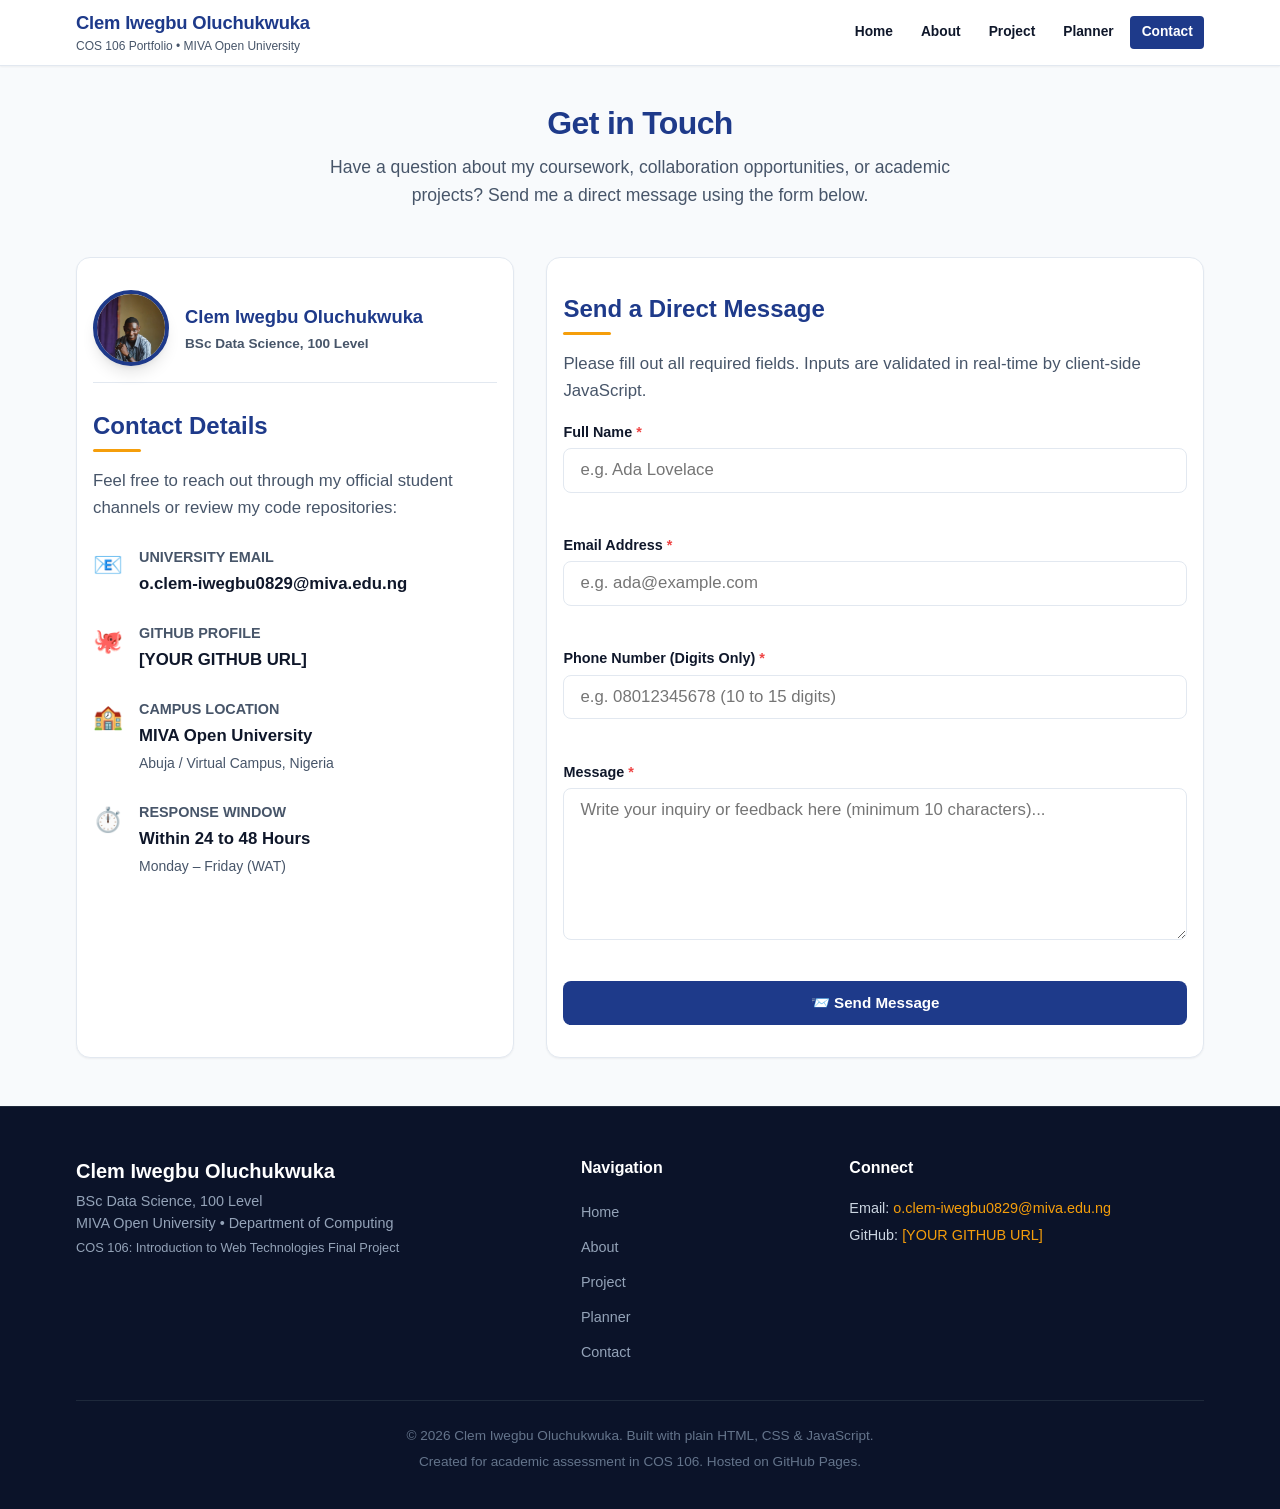
<file: student potfolio/contact.html>
<!DOCTYPE html>
<html lang="en">
<head>
  <meta charset="UTF-8">
  <meta name="viewport" content="width=device-width, initial-scale=1.0">
  <meta name="description" content="Contact Clem Iwegbu Oluchukwuka - COS 106 Student Portfolio, MIVA Open University. Send a message or inquiry.">
  <title>Contact | Clem Iwegbu Oluchukwuka - Academic Portfolio</title>
  <link rel="stylesheet" href="css/style.css?v=2">
</head>
<body>

  <!-- ======================================================================
       HEADER & NAVIGATION
       ====================================================================== -->
  <header class="site-header">
    <div class="container header-container">
      <a href="index.html" class="brand-link" aria-label="Home page">
        <span class="brand-name">Clem Iwegbu Oluchukwuka</span>
        <span class="brand-tag">COS 106 Portfolio • MIVA Open University</span>
      </a>

      <!-- Mobile Hamburger Toggle Button -->
      <button class="nav-toggle" aria-label="Toggle navigation menu" aria-expanded="false" aria-controls="nav-menu">
        <span class="bar"></span>
        <span class="bar"></span>
        <span class="bar"></span>
      </button>

      <!-- Navigation Menu -->
      <nav class="nav-menu" id="nav-menu" aria-label="Primary Navigation">
        <ul class="nav-list">
          <li class="nav-item"><a href="index.html" class="nav-link">Home</a></li>
          <li class="nav-item"><a href="about.html" class="nav-link">About</a></li>
          <li class="nav-item"><a href="projects.html" class="nav-link">Project</a></li>
          <li class="nav-item"><a href="planner.html" class="nav-link">Planner</a></li>
          <li class="nav-item"><a href="contact.html" class="nav-link active" aria-current="page">Contact</a></li>
        </ul>
      </nav>
    </div>
  </header>

  <!-- ======================================================================
       MAIN CONTENT: CONTACT
       ====================================================================== -->
  <main class="container">
    
    <!-- Page Header -->
    <header class="page-header">
      <h1 class="page-title">Get in Touch</h1>
      <p class="page-subtitle">
        Have a question about my coursework, collaboration opportunities, or academic projects? 
        Send me a direct message using the form below.
      </p>
    </header>

    <div class="contact-wrapper">
      
      <!-- Contact Information Sidebar -->
      <aside class="contact-info-card" aria-labelledby="contact-info-heading">
        <div style="display: flex; align-items: center; gap: var(--space-md); margin-bottom: var(--space-lg); padding-bottom: var(--space-md); border-bottom: 1px solid var(--border-color);">
          <div class="profile-img-wrap" style="width: 76px; height: 76px; margin: 0; flex: 0 0 auto;">
            <img src="images/profile-clem.jpg?v=3" alt="Clem Iwegbu Oluchukwuka" class="profile-img">
          </div>
          <div>
            <h3 style="font-size: 1.15rem; color: var(--primary-color); margin-bottom: 2px;">Clem Iwegbu Oluchukwuka</h3>
            <p style="font-size: 0.85rem; color: var(--text-muted); font-weight: 600;">BSc Data Science, 100 Level</p>
          </div>
        </div>

        <h2 id="contact-info-heading" class="section-title">Contact Details</h2>
        <p style="color: var(--text-muted); margin-bottom: var(--space-md);">
          Feel free to reach out through my official student channels or review my code repositories:
        </p>

        <ul class="contact-info-list">
          <li class="contact-info-item">
            <span class="contact-info-icon" aria-hidden="true">📧</span>
            <div>
              <h4>University Email</h4>
              <p><a href="mailto:o.clem-iwegbu0829@miva.edu.ng">o.clem-iwegbu0829@miva.edu.ng</a></p>
            </div>
          </li>

          <li class="contact-info-item">
            <span class="contact-info-icon" aria-hidden="true">🐙</span>
            <div>
              <h4>GitHub Profile</h4>
              <p><a href="[YOUR GITHUB URL]" target="_blank" rel="noopener noreferrer">[YOUR GITHUB URL]</a></p>
            </div>
          </li>

          <li class="contact-info-item">
            <span class="contact-info-icon" aria-hidden="true">🏫</span>
            <div>
              <h4>Campus Location</h4>
              <p>MIVA Open University<br><small style="color: var(--text-muted); font-weight: normal;">Abuja / Virtual Campus, Nigeria</small></p>
            </div>
          </li>

          <li class="contact-info-item">
            <span class="contact-info-icon" aria-hidden="true">⏱️</span>
            <div>
              <h4>Response Window</h4>
              <p>Within 24 to 48 Hours<br><small style="color: var(--text-muted); font-weight: normal;">Monday – Friday (WAT)</small></p>
            </div>
          </li>
        </ul>
      </aside>

      <!-- Contact Form with Client-Side Validation -->
      <section class="contact-form-card" aria-labelledby="form-heading">
        <h2 id="form-heading" class="section-title">Send a Direct Message</h2>
        <p style="color: var(--text-muted); margin-bottom: var(--space-md);">
          Please fill out all required fields. Inputs are validated in real-time by client-side JavaScript.
        </p>

        <!-- Dynamic Success Banner (Revealed upon valid submission) -->
        <div id="form-success" class="success-banner" role="status" aria-live="polite">
          <!-- Filled by js/contact.js -->
        </div>

        <form id="contact-form" class="contact-form" novalidate>
          
          <!-- Field 1: Name -->
          <div class="form-group-contact">
            <label for="contact-name">Full Name <span class="required-star">*</span></label>
            <input 
              type="text" 
              id="contact-name" 
              name="userName" 
              placeholder="e.g. Ada Lovelace" 
              autocomplete="name"
              required
            >
            <span class="field-error" id="name-error" aria-live="polite"></span>
          </div>

          <!-- Field 2: Email -->
          <div class="form-group-contact">
            <label for="contact-email">Email Address <span class="required-star">*</span></label>
            <input 
              type="email" 
              id="contact-email" 
              name="userEmail" 
              placeholder="e.g. ada@example.com" 
              autocomplete="email"
              required
            >
            <span class="field-error" id="email-error" aria-live="polite"></span>
          </div>

          <!-- Field 3: Phone Number (Digits only validation) -->
          <div class="form-group-contact">
            <label for="contact-phone">Phone Number (Digits Only) <span class="required-star">*</span></label>
            <input 
              type="tel" 
              id="contact-phone" 
              name="userPhone" 
              placeholder="e.g. 08012345678 (10 to 15 digits)" 
              autocomplete="tel"
              required
            >
            <span class="field-error" id="phone-error" aria-live="polite"></span>
          </div>

          <!-- Field 4: Message -->
          <div class="form-group-contact">
            <label for="contact-message">Message <span class="required-star">*</span></label>
            <textarea 
              id="contact-message" 
              name="userMessage" 
              rows="5" 
              placeholder="Write your inquiry or feedback here (minimum 10 characters)..." 
              required
            ></textarea>
            <span class="field-error" id="message-error" aria-live="polite"></span>
          </div>

          <button type="submit" class="btn btn-primary" id="contact-submit-btn">
            📨 Send Message
          </button>
        </form>

      </section>

    </div>

  </main>

  <!-- ======================================================================
       FOOTER
       ====================================================================== -->
  <footer class="site-footer">
    <div class="container">
      <div class="footer-grid">
        <div class="footer-brand">
          <h3>Clem Iwegbu Oluchukwuka</h3>
          <p>BSc Data Science, 100 Level</p>
          <p>MIVA Open University • Department of Computing</p>
          <p style="margin-top: var(--space-xs); font-size: 0.8rem; color: #94a3b8;">
            COS 106: Introduction to Web Technologies Final Project
          </p>
        </div>

        <div class="footer-links">
          <h4>Navigation</h4>
          <ul class="footer-nav-list">
            <li><a href="index.html">Home</a></li>
            <li><a href="about.html">About</a></li>
            <li><a href="projects.html">Project</a></li>
            <li><a href="planner.html">Planner</a></li>
            <li><a href="contact.html">Contact</a></li>
          </ul>
        </div>

        <div class="footer-contact">
          <h4>Connect</h4>
          <p style="font-size: 0.9rem; margin-bottom: var(--space-xs);">
            Email: <a href="mailto:o.clem-iwegbu0829@miva.edu.ng" style="color: var(--accent-color);">o.clem-iwegbu0829@miva.edu.ng</a>
          </p>
          <p style="font-size: 0.9rem;">
            GitHub: <a href="[YOUR GITHUB URL]" target="_blank" rel="noopener noreferrer" style="color: var(--accent-color);">[YOUR GITHUB URL]</a>
          </p>
        </div>
      </div>

      <div class="footer-bottom">
        <p>&copy; <span id="current-year">2026</span> Clem Iwegbu Oluchukwuka. Built with plain HTML, CSS & JavaScript.</p>
        <p>Created for academic assessment in COS 106. Hosted on GitHub Pages.</p>
      </div>
    </div>
  </footer>

  <!-- Scripts -->
  <script src="js/main.js"></script>
  <script src="js/contact.js"></script>
</body>
</html>
</file>
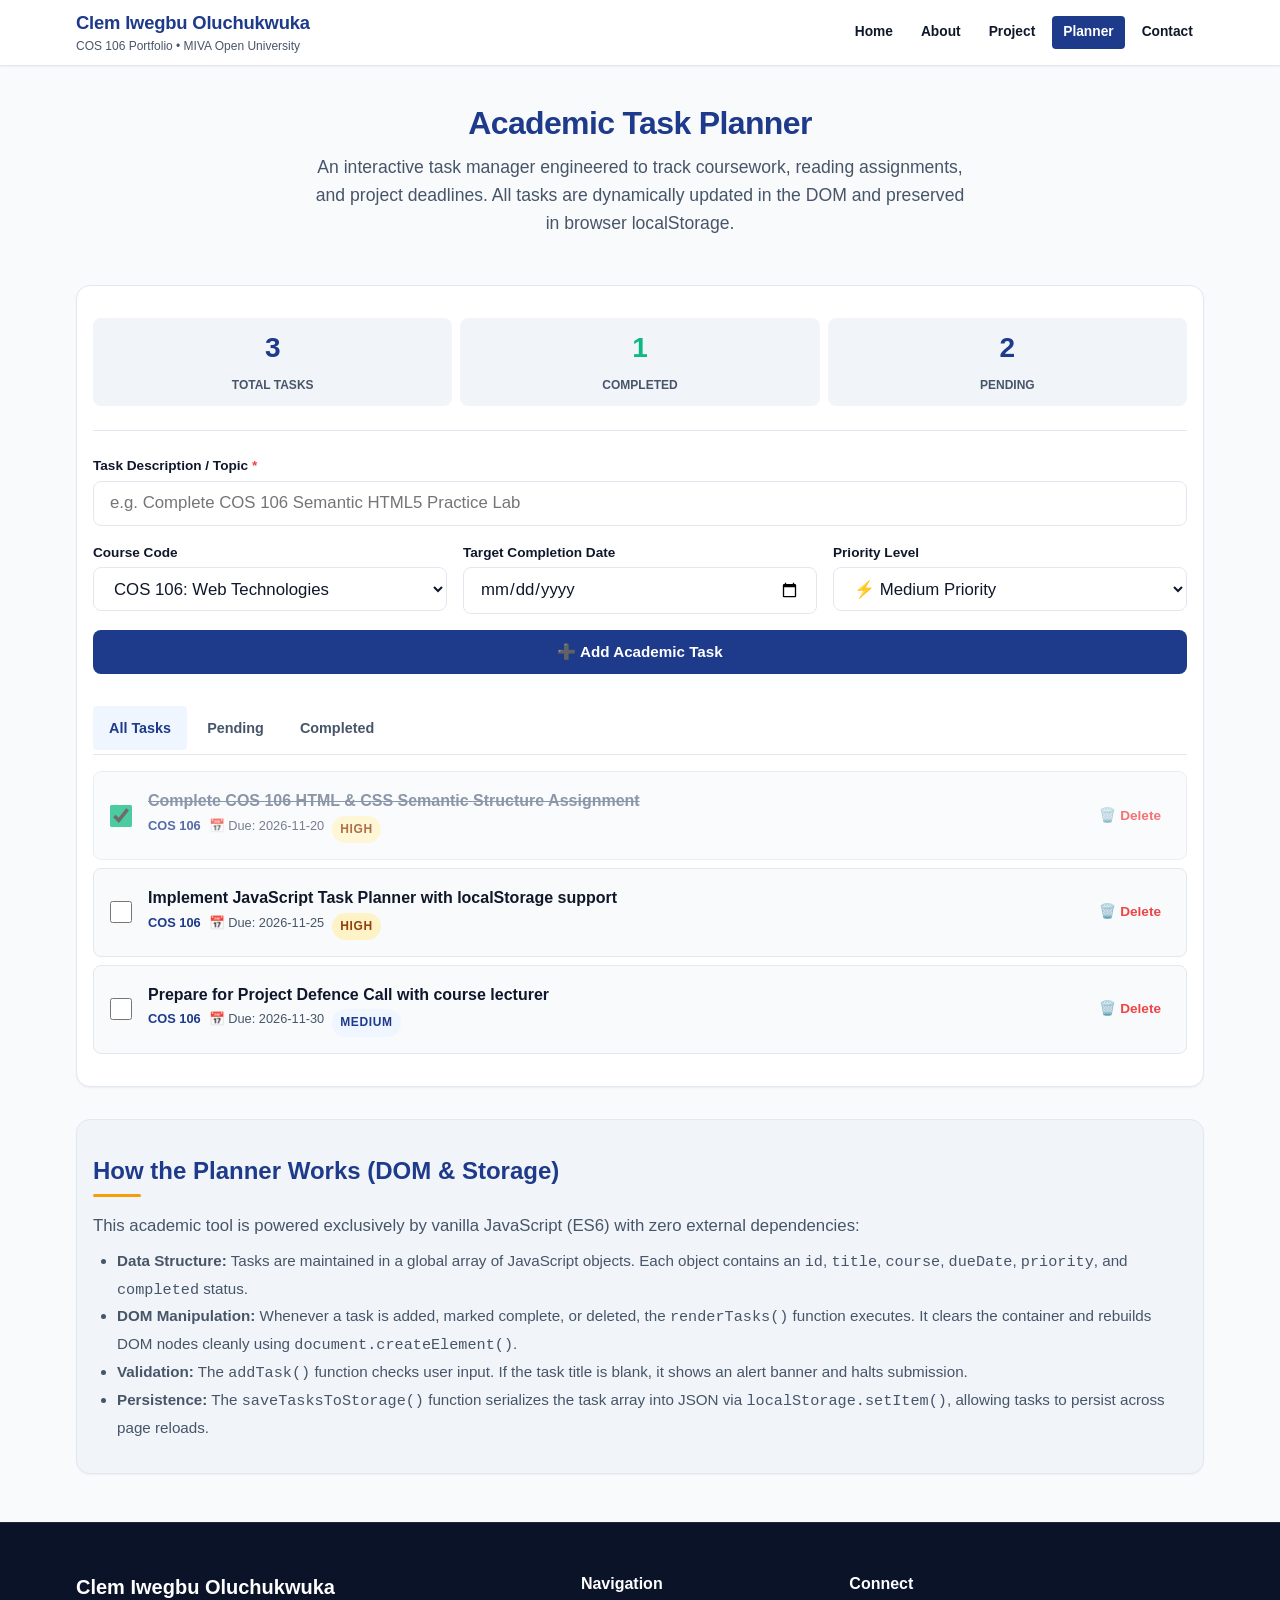
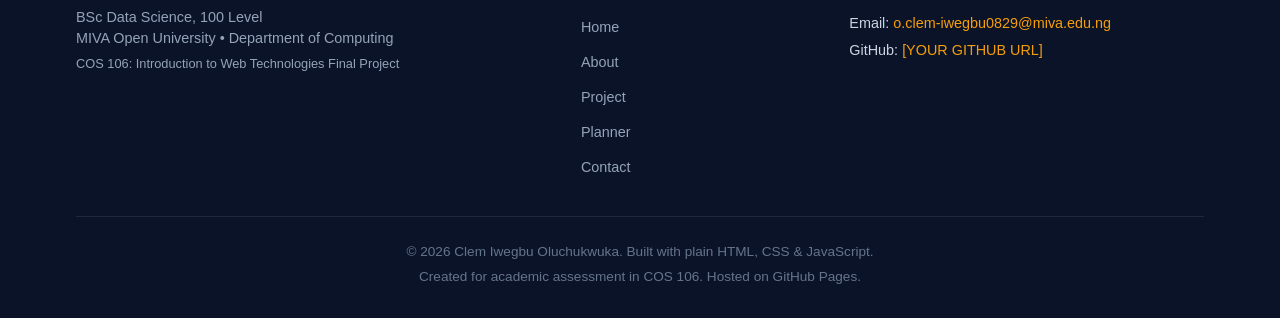
<file: student potfolio/planner.html>
<!DOCTYPE html>
<html lang="en">
<head>
  <meta charset="UTF-8">
  <meta name="viewport" content="width=device-width, initial-scale=1.0">
  <meta name="description" content="Interactive Academic Task Planner and Schedule Tracker for Clem Iwegbu Oluchukwuka - COS 106 at MIVA Open University.">
  <title>Academic Planner | Clem Iwegbu Oluchukwuka - Academic Portfolio</title>
  <link rel="stylesheet" href="css/style.css?v=2">
</head>
<body>

  <!-- ======================================================================
       HEADER & NAVIGATION
       ====================================================================== -->
  <header class="site-header">
    <div class="container header-container">
      <a href="index.html" class="brand-link" aria-label="Home page">
        <span class="brand-name">Clem Iwegbu Oluchukwuka</span>
        <span class="brand-tag">COS 106 Portfolio • MIVA Open University</span>
      </a>

      <!-- Mobile Hamburger Toggle Button -->
      <button class="nav-toggle" aria-label="Toggle navigation menu" aria-expanded="false" aria-controls="nav-menu">
        <span class="bar"></span>
        <span class="bar"></span>
        <span class="bar"></span>
      </button>

      <!-- Navigation Menu -->
      <nav class="nav-menu" id="nav-menu" aria-label="Primary Navigation">
        <ul class="nav-list">
          <li class="nav-item"><a href="index.html" class="nav-link">Home</a></li>
          <li class="nav-item"><a href="about.html" class="nav-link">About</a></li>
          <li class="nav-item"><a href="projects.html" class="nav-link">Project</a></li>
          <li class="nav-item"><a href="planner.html" class="nav-link active" aria-current="page">Planner</a></li>
          <li class="nav-item"><a href="contact.html" class="nav-link">Contact</a></li>
        </ul>
      </nav>
    </div>
  </header>

  <!-- ======================================================================
       MAIN CONTENT: ACADEMIC PLANNER
       ====================================================================== -->
  <main class="container">
    
    <!-- Page Header -->
    <header class="page-header">
      <h1 class="page-title">Academic Task Planner</h1>
      <p class="page-subtitle">
        An interactive task manager engineered to track coursework, reading assignments, and project deadlines. 
        All tasks are dynamically updated in the DOM and preserved in browser localStorage.
      </p>
    </header>

    <div class="planner-container">
      <section class="planner-card" aria-labelledby="planner-dashboard-title">
        <h2 id="planner-dashboard-title" class="sr-only">Academic Planner Dashboard</h2>

        <!-- Live Task Statistics Counter (Total, Completed, Pending) -->
        <div class="planner-stats-bar" aria-live="polite">
          <div class="stat-item">
            <span class="stat-num" id="stat-total">0</span>
            <span class="stat-label">Total Tasks</span>
          </div>
          <div class="stat-item">
            <span class="stat-num completed-num" id="stat-completed">0</span>
            <span class="stat-label">Completed</span>
          </div>
          <div class="stat-item">
            <span class="stat-num" id="stat-pending">0</span>
            <span class="stat-label">Pending</span>
          </div>
        </div>

        <!-- Visible Error Banner for Empty/Invalid Inputs -->
        <div id="planner-error" class="error-banner" role="alert" aria-live="assertive"></div>

        <!-- Task Creation Form -->
        <form id="task-form" class="task-form" novalidate>
          <div class="form-group">
            <label for="task-title" class="form-label">Task Description / Topic <span style="color: var(--danger-color);">*</span></label>
            <input 
              type="text" 
              id="task-title" 
              name="taskTitle" 
              class="form-control" 
              placeholder="e.g. Complete COS 106 Semantic HTML5 Practice Lab" 
              autocomplete="off" 
              required
            >
          </div>

          <div class="form-row">
            <div class="form-group">
              <label for="task-course" class="form-label">Course Code</label>
              <select id="task-course" name="taskCourse" class="form-control">
                <option value="COS 106">COS 106: Web Technologies</option>
                <option value="COS 101">COS 101: Intro to Computer Science</option>
                <option value="MTH 101">MTH 101: General Mathematics I</option>
                <option value="GST 101">GST 101: Communication in English</option>
                <option value="PHY 101">PHY 101: General Physics I</option>
              </select>
            </div>

            <div class="form-group">
              <label for="task-date" class="form-label">Target Completion Date</label>
              <input type="date" id="task-date" name="taskDate" class="form-control">
            </div>

            <div class="form-group">
              <label for="task-priority" class="form-label">Priority Level</label>
              <select id="task-priority" name="taskPriority" class="form-control">
                <option value="High">🔥 High Priority</option>
                <option value="Medium" selected>⚡ Medium Priority</option>
                <option value="Low">🌱 Low Priority</option>
              </select>
            </div>
          </div>

          <button type="submit" class="btn btn-primary" id="btn-add-task">
            ➕ Add Academic Task
          </button>
        </form>

        <!-- Task Filter Tabs (All, Pending, Completed) -->
        <div class="task-filters" role="tablist" aria-label="Filter tasks">
          <button type="button" class="filter-btn active" data-filter="all" role="tab" aria-selected="true">
            All Tasks
          </button>
          <button type="button" class="filter-btn" data-filter="pending" role="tab" aria-selected="false">
            Pending
          </button>
          <button type="button" class="filter-btn" data-filter="completed" role="tab" aria-selected="false">
            Completed
          </button>
        </div>

        <!-- Task Items Container (Dynamically rendered via renderTasks() in js/planner.js) -->
        <div id="task-list-container" class="task-list" aria-live="polite">
          <!-- Populated programmatically by JavaScript -->
        </div>

      </section>

      <!-- Technical Architecture Explanation Box (Helpful for Defence) -->
      <section class="planner-card" style="background-color: var(--bg-alt);">
        <h2 class="section-title">How the Planner Works (DOM & Storage)</h2>
        <p style="color: var(--text-muted); margin-bottom: var(--space-sm);">
          This academic tool is powered exclusively by vanilla JavaScript (ES6) with zero external dependencies:
        </p>
        <ul style="list-style: disc; padding-left: var(--space-lg); color: var(--text-muted); font-size: 0.95rem; line-height: 1.7;">
          <li><strong>Data Structure:</strong> Tasks are maintained in a global array of JavaScript objects. Each object contains an <code>id</code>, <code>title</code>, <code>course</code>, <code>dueDate</code>, <code>priority</code>, and <code>completed</code> status.</li>
          <li><strong>DOM Manipulation:</strong> Whenever a task is added, marked complete, or deleted, the <code>renderTasks()</code> function executes. It clears the container and rebuilds DOM nodes cleanly using <code>document.createElement()</code>.</li>
          <li><strong>Validation:</strong> The <code>addTask()</code> function checks user input. If the task title is blank, it shows an alert banner and halts submission.</li>
          <li><strong>Persistence:</strong> The <code>saveTasksToStorage()</code> function serializes the task array into JSON via <code>localStorage.setItem()</code>, allowing tasks to persist across page reloads.</li>
        </ul>
      </section>
    </div>

  </main>

  <!-- ======================================================================
       FOOTER
       ====================================================================== -->
  <footer class="site-footer">
    <div class="container">
      <div class="footer-grid">
        <div class="footer-brand">
          <h3>Clem Iwegbu Oluchukwuka</h3>
          <p>BSc Data Science, 100 Level</p>
          <p>MIVA Open University • Department of Computing</p>
          <p style="margin-top: var(--space-xs); font-size: 0.8rem; color: #94a3b8;">
            COS 106: Introduction to Web Technologies Final Project
          </p>
        </div>

        <div class="footer-links">
          <h4>Navigation</h4>
          <ul class="footer-nav-list">
            <li><a href="index.html">Home</a></li>
            <li><a href="about.html">About</a></li>
            <li><a href="projects.html">Project</a></li>
            <li><a href="planner.html">Planner</a></li>
            <li><a href="contact.html">Contact</a></li>
          </ul>
        </div>

        <div class="footer-contact">
          <h4>Connect</h4>
          <p style="font-size: 0.9rem; margin-bottom: var(--space-xs);">
            Email: <a href="mailto:o.clem-iwegbu0829@miva.edu.ng" style="color: var(--accent-color);">o.clem-iwegbu0829@miva.edu.ng</a>
          </p>
          <p style="font-size: 0.9rem;">
            GitHub: <a href="[YOUR GITHUB URL]" target="_blank" rel="noopener noreferrer" style="color: var(--accent-color);">[YOUR GITHUB URL]</a>
          </p>
        </div>
      </div>

      <div class="footer-bottom">
        <p>&copy; <span id="current-year">2026</span> Clem Iwegbu Oluchukwuka. Built with plain HTML, CSS & JavaScript.</p>
        <p>Created for academic assessment in COS 106. Hosted on GitHub Pages.</p>
      </div>
    </div>
  </footer>

  <!-- Scripts -->
  <script src="js/main.js"></script>
  <script src="js/planner.js"></script>
</body>
</html>
</file>
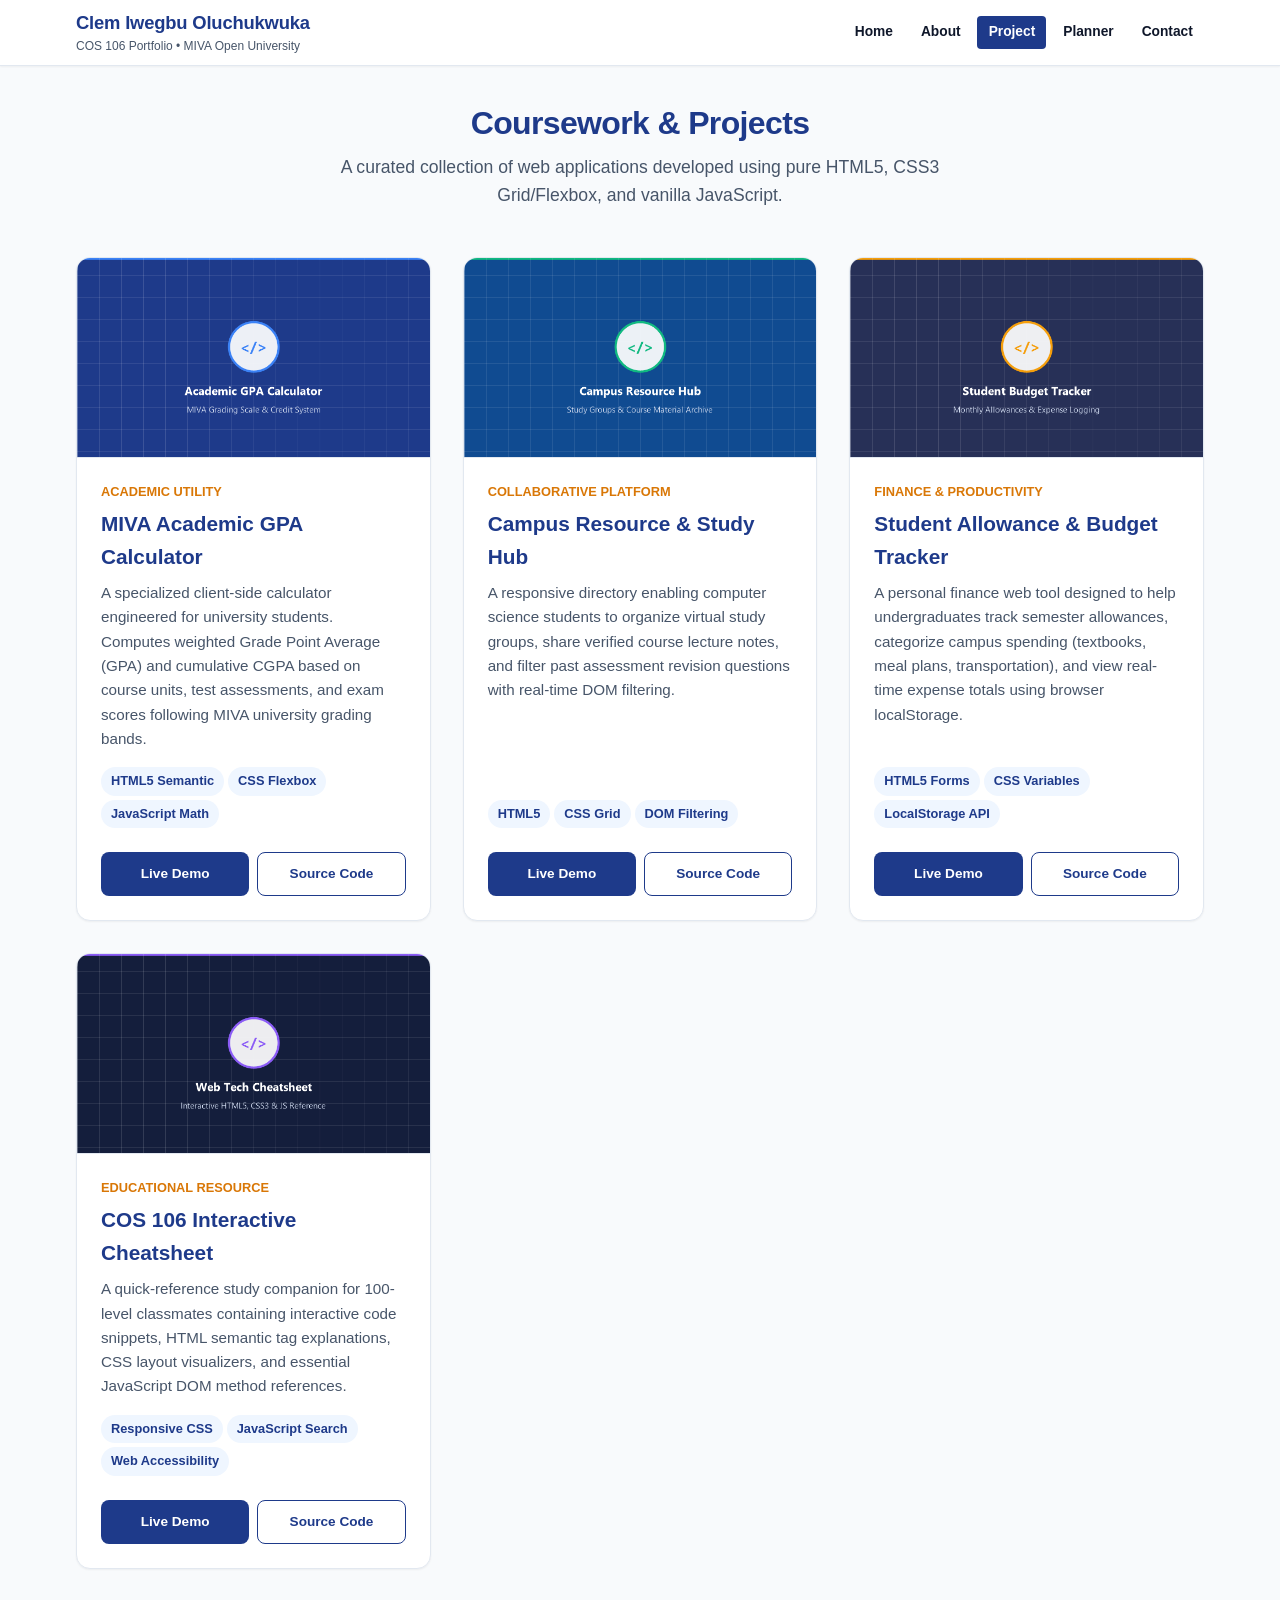
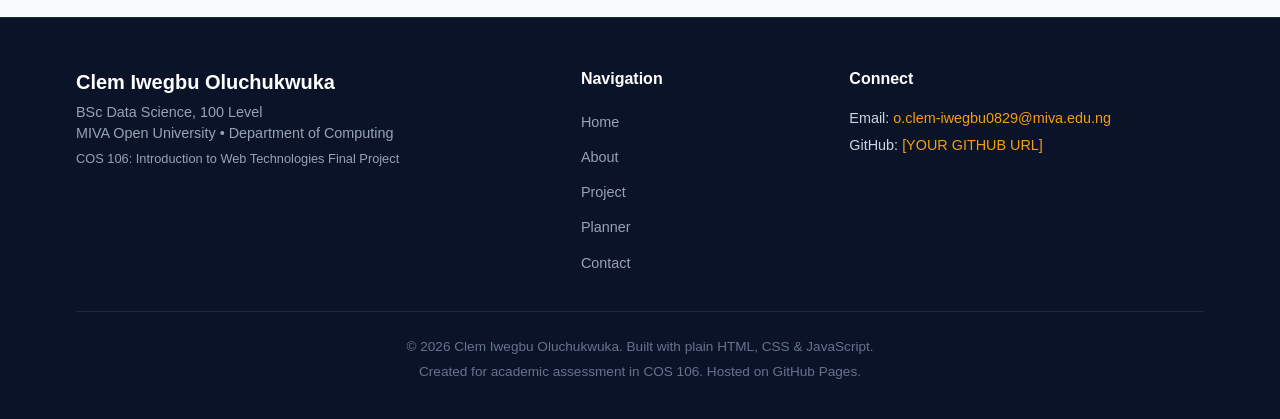
<file: student potfolio/projects.html>
<!DOCTYPE html>
<html lang="en">
<head>
  <meta charset="UTF-8">
  <meta name="viewport" content="width=device-width, initial-scale=1.0">
  <meta name="description" content="Coursework and practical web development projects completed by Clem Iwegbu Oluchukwuka for COS 106 at MIVA Open University.">
  <title>Projects | Clem Iwegbu Oluchukwuka - Academic Portfolio</title>
  <link rel="stylesheet" href="css/style.css?v=2">
</head>
<body>

  <!-- ======================================================================
       HEADER & NAVIGATION
       ====================================================================== -->
  <header class="site-header">
    <div class="container header-container">
      <a href="index.html" class="brand-link" aria-label="Home page">
        <span class="brand-name">Clem Iwegbu Oluchukwuka</span>
        <span class="brand-tag">COS 106 Portfolio • MIVA Open University</span>
      </a>

      <!-- Mobile Hamburger Toggle Button -->
      <button class="nav-toggle" aria-label="Toggle navigation menu" aria-expanded="false" aria-controls="nav-menu">
        <span class="bar"></span>
        <span class="bar"></span>
        <span class="bar"></span>
      </button>

      <!-- Navigation Menu -->
      <nav class="nav-menu" id="nav-menu" aria-label="Primary Navigation">
        <ul class="nav-list">
          <li class="nav-item"><a href="index.html" class="nav-link">Home</a></li>
          <li class="nav-item"><a href="about.html" class="nav-link">About</a></li>
          <li class="nav-item"><a href="projects.html" class="nav-link active" aria-current="page">Project</a></li>
          <li class="nav-item"><a href="planner.html" class="nav-link">Planner</a></li>
          <li class="nav-item"><a href="contact.html" class="nav-link">Contact</a></li>
        </ul>
      </nav>
    </div>
  </header>

  <!-- ======================================================================
       MAIN CONTENT: PROJECTS SHOWCASE (CSS GRID)
       ====================================================================== -->
  <main class="container">
    
    <!-- Page Header -->
    <header class="page-header">
      <h1 class="page-title">Coursework & Projects</h1>
      <p class="page-subtitle">
        A curated collection of web applications developed using pure HTML5, CSS3 Grid/Flexbox, and vanilla JavaScript.
      </p>
    </header>

    <!-- CSS Grid Container for Project Cards -->
    <section aria-label="Projects Showcase Grid">
      <div class="projects-grid">
        
        <!-- Project 1 -->
        <article class="project-card">
          <div class="project-image-box">
            <img src="images/project1.png" alt="Screenshot preview of Academic GPA Calculator interface" class="project-image" loading="lazy">
          </div>
          <div class="project-body">
            <span class="project-category">Academic Utility</span>
            <h2 class="project-title">MIVA Academic GPA Calculator</h2>
            <p class="project-description">
              A specialized client-side calculator engineered for university students. Computes weighted Grade Point Average (GPA) and cumulative CGPA based on course units, test assessments, and exam scores following MIVA university grading bands.
            </p>
            <div class="project-tags">
              <span class="project-tag">HTML5 Semantic</span>
              <span class="project-tag">CSS Flexbox</span>
              <span class="project-tag">JavaScript Math</span>
            </div>
            <div class="project-links">
              <a href="#gpa-demo" class="btn btn-primary" title="Launch live application demo">Live Demo</a>
              <a href="https://github.com/[YOUR GITHUB URL]" target="_blank" rel="noopener noreferrer" class="btn btn-secondary" title="View source code on GitHub">Source Code</a>
            </div>
          </div>
        </article>

        <!-- Project 2 -->
        <article class="project-card">
          <div class="project-image-box">
            <img src="images/project2.png" alt="Screenshot preview of Campus Resource and Study Group platform" class="project-image" loading="lazy">
          </div>
          <div class="project-body">
            <span class="project-category">Collaborative Platform</span>
            <h2 class="project-title">Campus Resource & Study Hub</h2>
            <p class="project-description">
              A responsive directory enabling computer science students to organize virtual study groups, share verified course lecture notes, and filter past assessment revision questions with real-time DOM filtering.
            </p>
            <div class="project-tags">
              <span class="project-tag">HTML5</span>
              <span class="project-tag">CSS Grid</span>
              <span class="project-tag">DOM Filtering</span>
            </div>
            <div class="project-links">
              <a href="#resource-demo" class="btn btn-primary" title="Launch live application demo">Live Demo</a>
              <a href="https://github.com/[YOUR GITHUB URL]" target="_blank" rel="noopener noreferrer" class="btn btn-secondary" title="View source code on GitHub">Source Code</a>
            </div>
          </div>
        </article>

        <!-- Project 3 -->
        <article class="project-card">
          <div class="project-image-box">
            <img src="images/project3.png" alt="Screenshot preview of Student Budget Tracker dashboard" class="project-image" loading="lazy">
          </div>
          <div class="project-body">
            <span class="project-category">Finance & Productivity</span>
            <h2 class="project-title">Student Allowance & Budget Tracker</h2>
            <p class="project-description">
              A personal finance web tool designed to help undergraduates track semester allowances, categorize campus spending (textbooks, meal plans, transportation), and view real-time expense totals using browser localStorage.
            </p>
            <div class="project-tags">
              <span class="project-tag">HTML5 Forms</span>
              <span class="project-tag">CSS Variables</span>
              <span class="project-tag">LocalStorage API</span>
            </div>
            <div class="project-links">
              <a href="#budget-demo" class="btn btn-primary" title="Launch live application demo">Live Demo</a>
              <a href="https://github.com/[YOUR GITHUB URL]" target="_blank" rel="noopener noreferrer" class="btn btn-secondary" title="View source code on GitHub">Source Code</a>
            </div>
          </div>
        </article>

        <!-- Project 4 (Bonus Project demonstrating extra depth) -->
        <article class="project-card">
          <div class="project-image-box">
            <img src="images/project4.png" alt="Screenshot preview of Interactive Web Tech Cheatsheet" class="project-image" loading="lazy">
          </div>
          <div class="project-body">
            <span class="project-category">Educational Resource</span>
            <h2 class="project-title">COS 106 Interactive Cheatsheet</h2>
            <p class="project-description">
              A quick-reference study companion for 100-level classmates containing interactive code snippets, HTML semantic tag explanations, CSS layout visualizers, and essential JavaScript DOM method references.
            </p>
            <div class="project-tags">
              <span class="project-tag">Responsive CSS</span>
              <span class="project-tag">JavaScript Search</span>
              <span class="project-tag">Web Accessibility</span>
            </div>
            <div class="project-links">
              <a href="#cheatsheet-demo" class="btn btn-primary" title="Launch live application demo">Live Demo</a>
              <a href="https://github.com/[YOUR GITHUB URL]" target="_blank" rel="noopener noreferrer" class="btn btn-secondary" title="View source code on GitHub">Source Code</a>
            </div>
          </div>
        </article>

      </div>
    </section>

  </main>

  <!-- ======================================================================
       FOOTER
       ====================================================================== -->
  <footer class="site-footer">
    <div class="container">
      <div class="footer-grid">
        <div class="footer-brand">
          <h3>Clem Iwegbu Oluchukwuka</h3>
          <p>BSc Data Science, 100 Level</p>
          <p>MIVA Open University • Department of Computing</p>
          <p style="margin-top: var(--space-xs); font-size: 0.8rem; color: #94a3b8;">
            COS 106: Introduction to Web Technologies Final Project
          </p>
        </div>

        <div class="footer-links">
          <h4>Navigation</h4>
          <ul class="footer-nav-list">
            <li><a href="index.html">Home</a></li>
            <li><a href="about.html">About</a></li>
            <li><a href="projects.html">Project</a></li>
            <li><a href="planner.html">Planner</a></li>
            <li><a href="contact.html">Contact</a></li>
          </ul>
        </div>

        <div class="footer-contact">
          <h4>Connect</h4>
          <p style="font-size: 0.9rem; margin-bottom: var(--space-xs);">
            Email: <a href="mailto:o.clem-iwegbu0829@miva.edu.ng" style="color: var(--accent-color);">o.clem-iwegbu0829@miva.edu.ng</a>
          </p>
          <p style="font-size: 0.9rem;">
            GitHub: <a href="[YOUR GITHUB URL]" target="_blank" rel="noopener noreferrer" style="color: var(--accent-color);">[YOUR GITHUB URL]</a>
          </p>
        </div>
      </div>

      <div class="footer-bottom">
        <p>&copy; <span id="current-year">2026</span> Clem Iwegbu Oluchukwuka. Built with plain HTML, CSS & JavaScript.</p>
        <p>Created for academic assessment in COS 106. Hosted on GitHub Pages.</p>
      </div>
    </div>
  </footer>

  <script src="js/main.js"></script>
</body>
</html>
</file>
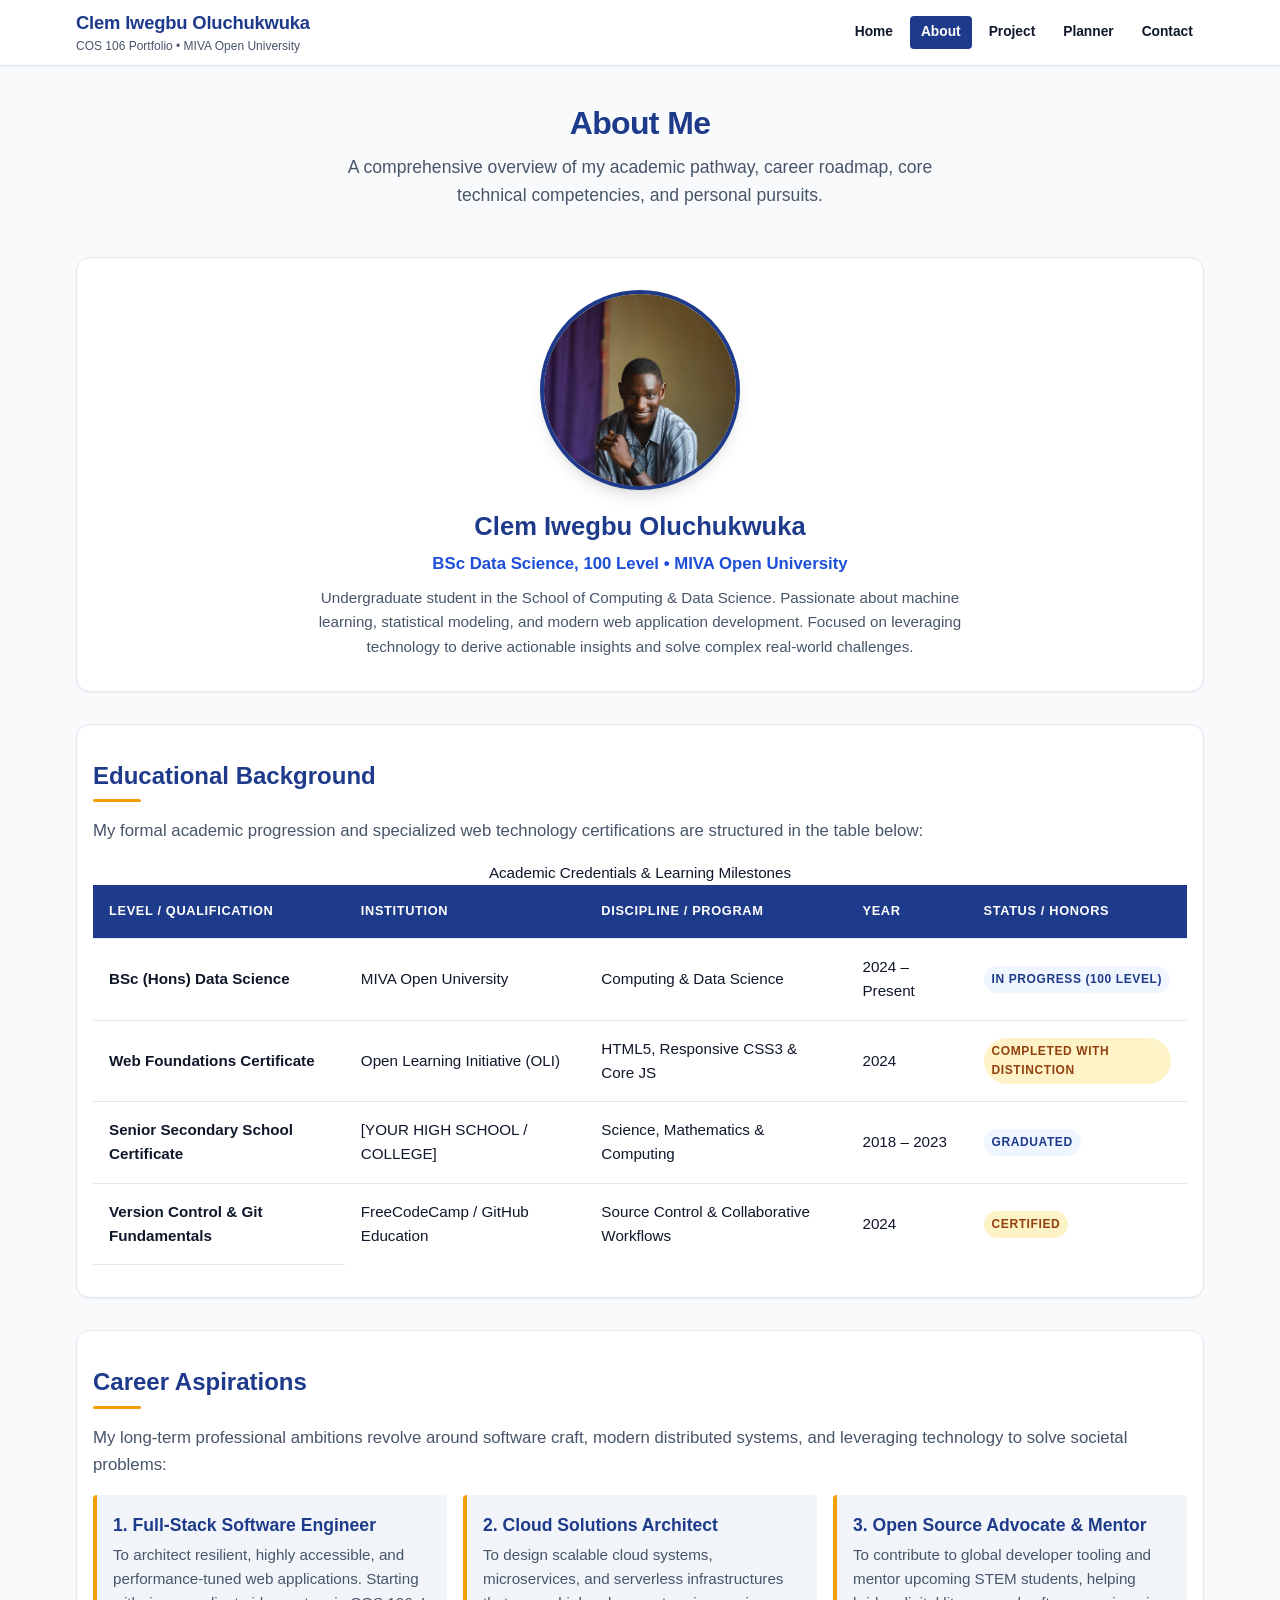
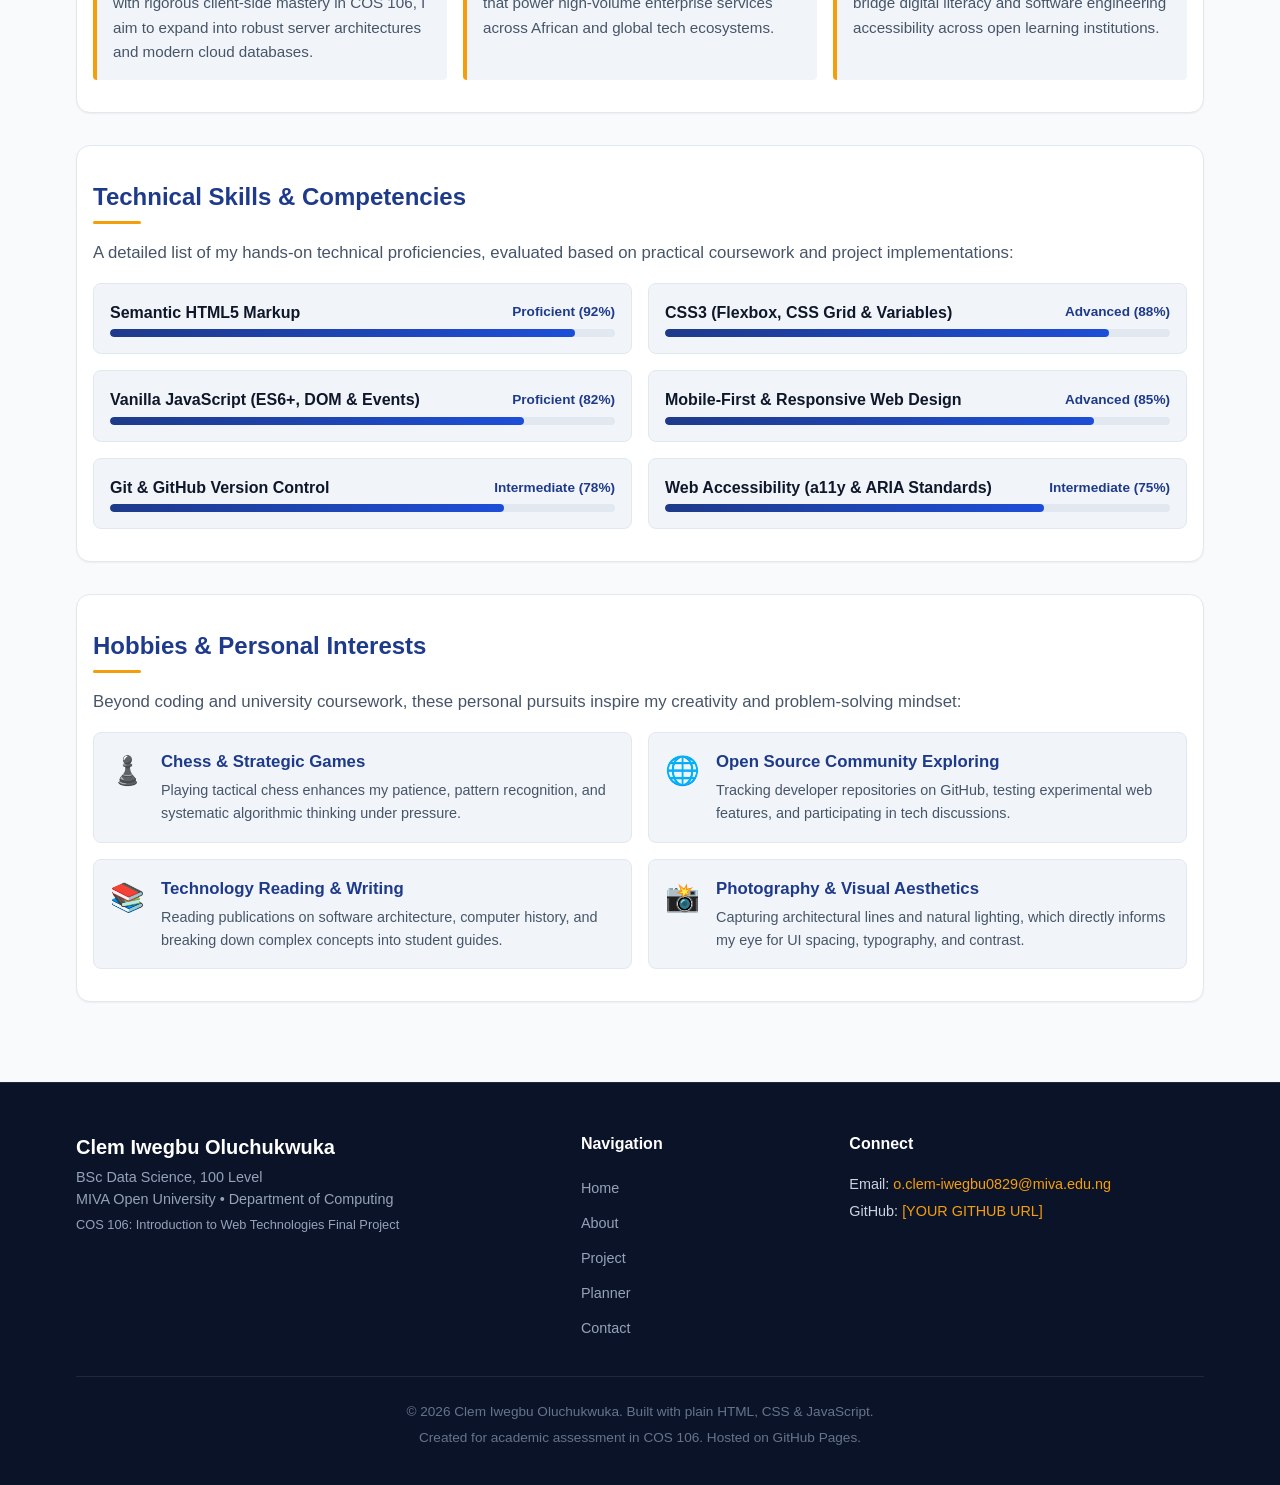
<file: student potfolio/portfolio/about.html>
<!DOCTYPE html>
<html lang="en">
<head>
  <meta charset="UTF-8">
  <meta name="viewport" content="width=device-width, initial-scale=1.0">
  <meta name="description" content="Education history, career aspirations, technical skills, and hobbies of Clem Iwegbu Oluchukwuka - COS 106 Student Portfolio.">
  <title>About Me | Clem Iwegbu Oluchukwuka - Academic Portfolio</title>
  <link rel="stylesheet" href="css/style.css?v=2">
</head>
<body>

  <!-- ======================================================================
       HEADER & NAVIGATION (Flexbox, Mobile Hamburger Menu)
       ====================================================================== -->
  <header class="site-header">
    <div class="container header-container">
      <a href="index.html" class="brand-link" aria-label="Home page">
        <span class="brand-name">Clem Iwegbu Oluchukwuka</span>
        <span class="brand-tag">COS 106 Portfolio • MIVA Open University</span>
      </a>

      <!-- Mobile Hamburger Toggle Button -->
      <button class="nav-toggle" aria-label="Toggle navigation menu" aria-expanded="false" aria-controls="nav-menu">
        <span class="bar"></span>
        <span class="bar"></span>
        <span class="bar"></span>
      </button>

      <!-- Navigation Menu -->
      <nav class="nav-menu" id="nav-menu" aria-label="Primary Navigation">
        <ul class="nav-list">
          <li class="nav-item"><a href="index.html" class="nav-link">Home</a></li>
          <li class="nav-item"><a href="about.html" class="nav-link active" aria-current="page">About</a></li>
          <li class="nav-item"><a href="projects.html" class="nav-link">Project</a></li>
          <li class="nav-item"><a href="planner.html" class="nav-link">Planner</a></li>
          <li class="nav-item"><a href="contact.html" class="nav-link">Contact</a></li>
        </ul>
      </nav>
    </div>
  </header>

  <!-- ======================================================================
       MAIN CONTENT: ABOUT ME
       ====================================================================== -->
  <main class="container">
    
    <!-- Page Header -->
    <header class="page-header">
      <h1 class="page-title">About Me</h1>
      <p class="page-subtitle">
        A comprehensive overview of my academic pathway, career roadmap, core technical competencies, and personal pursuits.
      </p>
    </header>

    <!-- Student Bio Card with Profile Portrait -->
    <section class="about-section" style="text-align: center; padding: var(--space-xl) var(--space-md); margin-bottom: var(--space-xl);">
      <div class="profile-img-wrap" style="width: 200px; height: 200px; margin: 0 auto var(--space-md);">
        <img src="images/profile-clem.jpg?v=3" alt="Portrait of Clem Iwegbu Oluchukwuka" class="profile-img">
      </div>
      <h2 style="font-size: 1.6rem; color: var(--primary-color); margin-bottom: var(--space-xs);">Clem Iwegbu Oluchukwuka</h2>
      <p style="font-size: 1.05rem; font-weight: 600; color: var(--primary-hover); margin-bottom: var(--space-sm);">
        BSc Data Science, 100 Level • MIVA Open University
      </p>
      <p style="max-width: 650px; margin: 0 auto; color: var(--text-muted); font-size: 0.95rem; line-height: 1.6;">
        Undergraduate student in the School of Computing &amp; Data Science. Passionate about machine learning, statistical modeling, and modern web application development. Focused on leveraging technology to derive actionable insights and solve complex real-world challenges.
      </p>
    </section>

    <!-- SECTION 1: EDUCATION BACKGROUND (HTML TABLE) -->
    <section class="about-section" id="education" aria-labelledby="edu-heading">
      <h2 id="edu-heading" class="section-title">Educational Background</h2>
      <p style="color: var(--text-muted); margin-bottom: var(--space-md);">
        My formal academic progression and specialized web technology certifications are structured in the table below:
      </p>

      <!-- Responsive Table Wrapper -->
      <div class="table-responsive">
        <table class="education-table">
          <caption>Academic Credentials & Learning Milestones</caption>
          <thead>
            <tr>
              <th scope="col">Level / Qualification</th>
              <th scope="col">Institution</th>
              <th scope="col">Discipline / Program</th>
              <th scope="col">Year</th>
              <th scope="col">Status / Honors</th>
            </tr>
          </thead>
          <tbody>
            <tr>
              <th scope="row">BSc (Hons) Data Science</th>
              <td>MIVA Open University</td>
              <td>Computing & Data Science</td>
              <td>2024 – Present</td>
              <td><span class="badge badge-primary">In Progress (100 Level)</span></td>
            </tr>
            <tr>
              <th scope="row">Web Foundations Certificate</th>
              <td>Open Learning Initiative (OLI)</td>
              <td>HTML5, Responsive CSS3 & Core JS</td>
              <td>2024</td>
              <td><span class="badge badge-accent">Completed with Distinction</span></td>
            </tr>
            <tr>
              <th scope="row">Senior Secondary School Certificate</th>
              <td>[YOUR HIGH SCHOOL / COLLEGE]</td>
              <td>Science, Mathematics & Computing</td>
              <td>2018 – 2023</td>
              <td><span class="badge badge-primary">Graduated</span></td>
            </tr>
            <tr>
              <th scope="row">Version Control & Git Fundamentals</th>
              <td>FreeCodeCamp / GitHub Education</td>
              <td>Source Control & Collaborative Workflows</td>
              <td>2024</td>
              <td><span class="badge badge-accent">Certified</span></td>
            </tr>
          </tbody>
        </table>
      </div>
    </section>

    <!-- SECTION 2: CAREER ASPIRATIONS -->
    <section class="about-section" id="aspirations" aria-labelledby="aspirations-heading">
      <h2 id="aspirations-heading" class="section-title">Career Aspirations</h2>
      <p style="color: var(--text-muted);">
        My long-term professional ambitions revolve around software craft, modern distributed systems, and leveraging technology to solve societal problems:
      </p>

      <div class="aspirations-list">
        
        <article class="aspiration-card">
          <h3 class="aspiration-title">1. Full-Stack Software Engineer</h3>
          <p class="aspiration-desc">
            To architect resilient, highly accessible, and performance-tuned web applications. Starting with rigorous client-side mastery in COS 106, I aim to expand into robust server architectures and modern cloud databases.
          </p>
        </article>

        <article class="aspiration-card">
          <h3 class="aspiration-title">2. Cloud Solutions Architect</h3>
          <p class="aspiration-desc">
            To design scalable cloud systems, microservices, and serverless infrastructures that power high-volume enterprise services across African and global tech ecosystems.
          </p>
        </article>

        <article class="aspiration-card">
          <h3 class="aspiration-title">3. Open Source Advocate & Mentor</h3>
          <p class="aspiration-desc">
            To contribute to global developer tooling and mentor upcoming STEM students, helping bridge digital literacy and software engineering accessibility across open learning institutions.
          </p>
        </article>

      </div>
    </section>

    <!-- SECTION 3: TECHNICAL SKILLS (LIST WITH PROFICIENCY LEVELS) -->
    <section class="about-section" id="skills" aria-labelledby="skills-heading">
      <h2 id="skills-heading" class="section-title">Technical Skills & Competencies</h2>
      <p style="color: var(--text-muted); margin-bottom: var(--space-md);">
        A detailed list of my hands-on technical proficiencies, evaluated based on practical coursework and project implementations:
      </p>

      <ul class="skills-list" aria-label="Technical skills and ratings">
        
        <!-- Skill 1 -->
        <li class="skill-item">
          <div class="skill-header">
            <span class="skill-name">Semantic HTML5 Markup</span>
            <span class="skill-level-text">Proficient (92%)</span>
          </div>
          <div class="skill-bar-bg" role="progressbar" aria-valuenow="92" aria-valuemin="0" aria-valuemax="100">
            <div class="skill-bar-fill" style="width: 92%;"></div>
          </div>
        </li>

        <!-- Skill 2 -->
        <li class="skill-item">
          <div class="skill-header">
            <span class="skill-name">CSS3 (Flexbox, CSS Grid & Variables)</span>
            <span class="skill-level-text">Advanced (88%)</span>
          </div>
          <div class="skill-bar-bg" role="progressbar" aria-valuenow="88" aria-valuemin="0" aria-valuemax="100">
            <div class="skill-bar-fill" style="width: 88%;"></div>
          </div>
        </li>

        <!-- Skill 3 -->
        <li class="skill-item">
          <div class="skill-header">
            <span class="skill-name">Vanilla JavaScript (ES6+, DOM & Events)</span>
            <span class="skill-level-text">Proficient (82%)</span>
          </div>
          <div class="skill-bar-bg" role="progressbar" aria-valuenow="82" aria-valuemin="0" aria-valuemax="100">
            <div class="skill-bar-fill" style="width: 82%;"></div>
          </div>
        </li>

        <!-- Skill 4 -->
        <li class="skill-item">
          <div class="skill-header">
            <span class="skill-name">Mobile-First & Responsive Web Design</span>
            <span class="skill-level-text">Advanced (85%)</span>
          </div>
          <div class="skill-bar-bg" role="progressbar" aria-valuenow="85" aria-valuemin="0" aria-valuemax="100">
            <div class="skill-bar-fill" style="width: 85%;"></div>
          </div>
        </li>

        <!-- Skill 5 -->
        <li class="skill-item">
          <div class="skill-header">
            <span class="skill-name">Git & GitHub Version Control</span>
            <span class="skill-level-text">Intermediate (78%)</span>
          </div>
          <div class="skill-bar-bg" role="progressbar" aria-valuenow="78" aria-valuemin="0" aria-valuemax="100">
            <div class="skill-bar-fill" style="width: 78%;"></div>
          </div>
        </li>

        <!-- Skill 6 -->
        <li class="skill-item">
          <div class="skill-header">
            <span class="skill-name">Web Accessibility (a11y & ARIA Standards)</span>
            <span class="skill-level-text">Intermediate (75%)</span>
          </div>
          <div class="skill-bar-bg" role="progressbar" aria-valuenow="75" aria-valuemin="0" aria-valuemax="100">
            <div class="skill-bar-fill" style="width: 75%;"></div>
          </div>
        </li>

      </ul>
    </section>

    <!-- SECTION 4: HOBBIES & INTERESTS (LIST) -->
    <section class="about-section" id="hobbies" aria-labelledby="hobbies-heading">
      <h2 id="hobbies-heading" class="section-title">Hobbies & Personal Interests</h2>
      <p style="color: var(--text-muted); margin-bottom: var(--space-md);">
        Beyond coding and university coursework, these personal pursuits inspire my creativity and problem-solving mindset:
      </p>

      <div class="hobbies-grid">
        
        <div class="hobby-card">
          <span class="hobby-icon" aria-hidden="true">♟️</span>
          <div class="hobby-info">
            <h4>Chess & Strategic Games</h4>
            <p>Playing tactical chess enhances my patience, pattern recognition, and systematic algorithmic thinking under pressure.</p>
          </div>
        </div>

        <div class="hobby-card">
          <span class="hobby-icon" aria-hidden="true">🌐</span>
          <div class="hobby-info">
            <h4>Open Source Community Exploring</h4>
            <p>Tracking developer repositories on GitHub, testing experimental web features, and participating in tech discussions.</p>
          </div>
        </div>

        <div class="hobby-card">
          <span class="hobby-icon" aria-hidden="true">📚</span>
          <div class="hobby-info">
            <h4>Technology Reading & Writing</h4>
            <p>Reading publications on software architecture, computer history, and breaking down complex concepts into student guides.</p>
          </div>
        </div>

        <div class="hobby-card">
          <span class="hobby-icon" aria-hidden="true">📸</span>
          <div class="hobby-info">
            <h4>Photography & Visual Aesthetics</h4>
            <p>Capturing architectural lines and natural lighting, which directly informs my eye for UI spacing, typography, and contrast.</p>
          </div>
        </div>

      </div>
    </section>

  </main>

  <!-- ======================================================================
       FOOTER
       ====================================================================== -->
  <footer class="site-footer">
    <div class="container">
      <div class="footer-grid">
        <div class="footer-brand">
          <h3>Clem Iwegbu Oluchukwuka</h3>
          <p>BSc Data Science, 100 Level</p>
          <p>MIVA Open University • Department of Computing</p>
          <p style="margin-top: var(--space-xs); font-size: 0.8rem; color: #94a3b8;">
            COS 106: Introduction to Web Technologies Final Project
          </p>
        </div>

        <div class="footer-links">
          <h4>Navigation</h4>
          <ul class="footer-nav-list">
            <li><a href="index.html">Home</a></li>
            <li><a href="about.html">About</a></li>
            <li><a href="projects.html">Project</a></li>
            <li><a href="planner.html">Planner</a></li>
            <li><a href="contact.html">Contact</a></li>
          </ul>
        </div>

        <div class="footer-contact">
          <h4>Connect</h4>
          <p style="font-size: 0.9rem; margin-bottom: var(--space-xs);">
            Email: <a href="mailto:o.clem-iwegbu0829@miva.edu.ng" style="color: var(--accent-color);">o.clem-iwegbu0829@miva.edu.ng</a>
          </p>
          <p style="font-size: 0.9rem;">
            GitHub: <a href="[YOUR GITHUB URL]" target="_blank" rel="noopener noreferrer" style="color: var(--accent-color);">[YOUR GITHUB URL]</a>
          </p>
        </div>
      </div>

      <div class="footer-bottom">
        <p>&copy; <span id="current-year">2026</span> Clem Iwegbu Oluchukwuka. Built with plain HTML, CSS & JavaScript.</p>
        <p>Created for academic assessment in COS 106. Hosted on GitHub Pages.</p>
      </div>
    </div>
  </footer>

  <script src="js/main.js"></script>
</body>
</html>
</file>
<file: student potfolio/css/style.css>
/* ==========================================================================
   COS 106: Introduction to Web Technologies - Student Portfolio Stylesheet
   Author: [YOUR FULL NAME]
   Course: [e.g. BSc Computer Science, 100 Level], MIVA Open University
   Description: Clean, modern, accessible, mobile-first responsive styling
   ========================================================================== */

/* --------------------------------------------------------------------------
   1. CSS VARIABLES (DESIGN TOKENS)
   -------------------------------------------------------------------------- */
:root {
  /* Brand & Theme Colors */
  --primary-color: #1e3a8a;       /* Deep University Blue */
  --primary-hover: #1d4ed8;       /* Medium Blue for interactive states */
  --primary-light: #eff6ff;       /* Light blue tint for card highlights */
  --accent-color: #f59e0b;        /* Vibrant Gold/Amber for badges & accents */
  --accent-hover: #d97706;        /* Darker Amber */
  
  /* Neutral Palette */
  --bg-page: #f8fafc;             /* Very light slate background */
  --bg-card: #ffffff;             /* Pure white for cards and containers */
  --bg-alt: #f1f5f9;              /* Secondary light gray for strips & tables */
  --text-main: #0f172a;           /* Slate 900 - high contrast readability */
  --text-muted: #475569;          /* Slate 600 - secondary descriptions */
  --text-light: #ffffff;          /* White text on dark elements */
  --border-color: #e2e8f0;        /* Subtle slate borders */
  --border-focus: #3b82f6;        /* Highlight border for form focus */

  /* Functional Status Colors */
  --success-color: #10b981;       /* Emerald green for completions */
  --success-bg: #ecfdf5;          /* Light green banner background */
  --danger-color: #ef4444;        /* Crimson red for errors and deletes */
  --danger-bg: #fef2f2;           /* Light red error banner background */

  /* Typography */
  --font-family: -apple-system, BlinkMacSystemFont, "Segoe UI", Roboto, "Helvetica Neue", Arial, sans-serif;
  --font-size-base: 1rem;         /* 16px default */
  --line-height-base: 1.6;

  /* Spacing Scale */
  --space-xs: 0.25rem;            /* 4px */
  --space-sm: 0.5rem;             /* 8px */
  --space-md: 1rem;               /* 16px */
  --space-lg: 1.5rem;             /* 24px */
  --space-xl: 2rem;               /* 32px */
  --space-2xl: 3rem;              /* 48px */

  /* Box Shadows */
  --shadow-sm: 0 1px 2px 0 rgba(0, 0, 0, 0.05);
  --shadow-md: 0 4px 6px -1px rgba(0, 0, 0, 0.1), 0 2px 4px -2px rgba(0, 0, 0, 0.1);
  --shadow-lg: 0 10px 15px -3px rgba(0, 0, 0, 0.1), 0 4px 6px -4px rgba(0, 0, 0, 0.1);

  /* Border Radii */
  --radius-sm: 4px;
  --radius-md: 8px;
  --radius-lg: 14px;
  --radius-full: 9999px;

  /* Animation & Transitions */
  --transition-fast: 0.2s ease-in-out;
  --transition-normal: 0.3s ease-in-out;

  /* Tap Target Minimum Size (Accessibility) */
  --min-tap-target: 44px;
}

/* --------------------------------------------------------------------------
   2. RESET & BASE STYLES
   -------------------------------------------------------------------------- */
*,
*::before,
*::after {
  box-sizing: border-box;
  margin: 0;
  padding: 0;
}

html {
  font-size: 100%;
  scroll-behavior: smooth;
}

body {
  font-family: var(--font-family);
  font-size: var(--font-size-base);
  line-height: var(--line-height-base);
  color: var(--text-main);
  background-color: var(--bg-page);
  display: flex;
  flex-direction: column;
  min-height: 100vh;
  -webkit-font-smoothing: antialiased;
}

img,
video,
audio {
  max-width: 100%;
  height: auto;
  display: block;
}

a {
  color: var(--primary-color);
  text-decoration: none;
  transition: color var(--transition-fast);
}

a:hover,
a:focus-visible {
  color: var(--primary-hover);
  text-decoration: underline;
}

ul, ol {
  list-style: none;
}

button, input, select, textarea {
  font: inherit;
}

/* --------------------------------------------------------------------------
   3. ACCESSIBILITY & UTILITIES
   -------------------------------------------------------------------------- */
.sr-only {
  position: absolute;
  width: 1px;
  height: 1px;
  padding: 0;
  margin: -1px;
  overflow: hidden;
  clip: rect(0, 0, 0, 0);
  white-space: nowrap;
  border: 0;
}

:focus-visible {
  outline: 3px solid var(--accent-color);
  outline-offset: 2px;
}

.container {
  width: 100%;
  max-width: 1160px;
  margin-left: auto;
  margin-right: auto;
  padding-left: var(--space-md);
  padding-right: var(--space-md);
}

/* Fade-in Animation on Page Load */
.fade-in {
  animation: fadeInEffect 0.6s ease-in-out forwards;
}

@keyframes fadeInEffect {
  from {
    opacity: 0;
    transform: translateY(8px);
  }
  to {
    opacity: 1;
    transform: translateY(0);
  }
}

/* --------------------------------------------------------------------------
   4. HEADER & NAVIGATION (FLEXBOX)
   -------------------------------------------------------------------------- */
.site-header {
  background-color: var(--bg-card);
  border-bottom: 1px solid var(--border-color);
  position: sticky;
  top: 0;
  z-index: 1000;
  box-shadow: var(--shadow-sm);
}

.header-container {
  display: flex;
  align-items: center;
  justify-content: space-between;
  padding-top: var(--space-sm);
  padding-bottom: var(--space-sm);
}

/* Branding / Student Logo */
.brand-link {
  display: flex;
  flex-direction: column;
  text-decoration: none;
  color: var(--text-main);
}

.brand-link:hover,
.brand-link:focus-visible {
  text-decoration: none;
}

.brand-name {
  font-size: 1.15rem;
  font-weight: 700;
  color: var(--primary-color);
  letter-spacing: -0.01em;
}

.brand-tag {
  font-size: 0.75rem;
  color: var(--text-muted);
  font-weight: 500;
}

/* Mobile Hamburger Toggle Button */
.nav-toggle {
  display: flex;
  flex-direction: column;
  justify-content: space-around;
  width: var(--min-tap-target);
  height: var(--min-tap-target);
  padding: 10px;
  background: transparent;
  border: 1px solid var(--border-color);
  border-radius: var(--radius-sm);
  cursor: pointer;
  transition: background-color var(--transition-fast);
}

.nav-toggle:hover,
.nav-toggle:focus-visible {
  background-color: var(--bg-alt);
}

.nav-toggle .bar {
  display: block;
  width: 100%;
  height: 2px;
  background-color: var(--text-main);
  border-radius: 2px;
  transition: transform var(--transition-fast), opacity var(--transition-fast);
}

/* Hamburger toggle active transformation */
.nav-toggle.open .bar:nth-child(1) {
  transform: translateY(7px) rotate(45deg);
}

.nav-toggle.open .bar:nth-child(2) {
  opacity: 0;
}

.nav-toggle.open .bar:nth-child(3) {
  transform: translateY(-7px) rotate(-45deg);
}

/* Navigation Menu */
.nav-menu {
  display: none; /* Hidden by default on mobile; toggled via JS */
  position: absolute;
  top: 100%;
  left: 0;
  right: 0;
  background-color: var(--bg-card);
  border-bottom: 2px solid var(--primary-color);
  box-shadow: var(--shadow-lg);
  padding: var(--space-md);
}

.nav-menu.active {
  display: block;
  animation: slideDown 0.25s ease-out forwards;
}

@keyframes slideDown {
  from {
    opacity: 0;
    transform: translateY(-8px);
  }
  to {
    opacity: 1;
    transform: translateY(0);
  }
}

.nav-list {
  display: flex;
  flex-direction: column;
  gap: var(--space-xs);
}

.nav-item {
  width: 100%;
}

.nav-link {
  display: flex;
  align-items: center;
  min-height: var(--min-tap-target);
  padding: var(--space-sm) var(--space-md);
  font-size: 0.9rem;
  font-weight: 600;
  white-space: nowrap;
  color: var(--text-main);
  border-radius: var(--radius-sm);
  transition: background-color var(--transition-fast), color var(--transition-fast);
}

.nav-link:hover,
.nav-link:focus-visible {
  background-color: var(--primary-light);
  color: var(--primary-color);
  text-decoration: none;
}

/* Active navigation link highlight */
.nav-link.active {
  background-color: var(--primary-color);
  color: var(--text-light);
}

.nav-link.active:hover {
  color: var(--text-light);
}

/* --------------------------------------------------------------------------
   5. MAIN CONTENT LAYOUT & TYPOGRAPHY
   -------------------------------------------------------------------------- */
main {
  flex: 1 0 auto;
  padding-top: var(--space-xl);
  padding-bottom: var(--space-2xl);
}

.page-header {
  text-align: center;
  margin-bottom: var(--space-2xl);
}

.page-title {
  font-size: 2rem;
  font-weight: 800;
  color: var(--primary-color);
  margin-bottom: var(--space-xs);
  letter-spacing: -0.02em;
}

.page-subtitle {
  font-size: 1.1rem;
  color: var(--text-muted);
  max-width: 650px;
  margin-left: auto;
  margin-right: auto;
}

.section-title {
  font-size: 1.5rem;
  font-weight: 700;
  color: var(--primary-color);
  margin-bottom: var(--space-md);
  position: relative;
  display: inline-block;
}

.section-title::after {
  content: "";
  display: block;
  width: 48px;
  height: 3px;
  background-color: var(--accent-color);
  border-radius: 2px;
  margin-top: var(--space-xs);
}

/* --------------------------------------------------------------------------
   6. BUTTONS & BADGES
   -------------------------------------------------------------------------- */
.btn {
  display: inline-flex;
  align-items: center;
  justify-content: center;
  min-height: var(--min-tap-target);
  padding: var(--space-sm) var(--space-lg);
  font-size: 0.95rem;
  font-weight: 600;
  border-radius: var(--radius-md);
  border: 1px solid transparent;
  cursor: pointer;
  text-align: center;
  text-decoration: none;
  transition: transform var(--transition-fast), background-color var(--transition-fast), box-shadow var(--transition-fast);
}

.btn:hover,
.btn:focus-visible {
  transform: translateY(-2px);
  text-decoration: none;
  box-shadow: var(--shadow-md);
}

.btn:active {
  transform: translateY(0);
}

.btn-primary {
  background-color: var(--primary-color);
  color: var(--text-light);
}

.btn-primary:hover,
.btn-primary:focus-visible {
  background-color: var(--primary-hover);
  color: var(--text-light);
}

.btn-secondary {
  background-color: var(--bg-card);
  color: var(--primary-color);
  border-color: var(--primary-color);
}

.btn-secondary:hover,
.btn-secondary:focus-visible {
  background-color: var(--primary-light);
}

.btn-accent {
  background-color: var(--accent-color);
  color: var(--text-main);
  font-weight: 700;
}

.btn-accent:hover,
.btn-accent:focus-visible {
  background-color: var(--accent-hover);
  color: var(--text-light);
}

.badge {
  display: inline-block;
  padding: var(--space-xs) var(--space-sm);
  font-size: 0.75rem;
  font-weight: 700;
  text-transform: uppercase;
  letter-spacing: 0.05em;
  border-radius: var(--radius-full);
}

.badge-primary {
  background-color: var(--primary-light);
  color: var(--primary-color);
}

.badge-accent {
  background-color: #fef3c7;
  color: #92400e;
}

/* --------------------------------------------------------------------------
   7. PAGE 1: HOME (HERO & INTRODUCTION MEDIA)
   -------------------------------------------------------------------------- */
.hero-section {
  display: flex;
  flex-direction: column;
  gap: var(--space-xl);
  align-items: center;
  margin-bottom: var(--space-2xl);
  padding: var(--space-xl) var(--space-md);
  background-color: var(--bg-card);
  border-radius: var(--radius-lg);
  border: 1px solid var(--border-color);
  box-shadow: var(--shadow-sm);
}

.hero-content {
  flex: 1;
  text-align: center;
}

.hero-eyebrow {
  display: inline-block;
  margin-bottom: var(--space-sm);
}

.hero-title {
  font-size: 2.2rem;
  font-weight: 800;
  line-height: 1.2;
  margin-bottom: var(--space-xs);
  color: var(--text-main);
}

.hero-title .highlight {
  color: var(--primary-color);
}

.hero-subtitle {
  font-size: 1.15rem;
  font-weight: 600;
  color: var(--primary-hover);
  margin-bottom: var(--space-md);
}

.hero-bio {
  font-size: 1rem;
  color: var(--text-muted);
  margin-bottom: var(--space-lg);
  max-width: 540px;
  margin-left: auto;
  margin-right: auto;
}

.hero-actions {
  display: flex;
  flex-wrap: wrap;
  gap: var(--space-sm);
  justify-content: center;
}

.hero-media {
  flex: 0 0 auto;
  display: flex;
  flex-direction: column;
  align-items: center;
  order: -1 !important; /* Placed at top on mobile so photo is visible above the fold */
  margin-bottom: var(--space-md);
  width: 100%;
}

.profile-card {
  text-align: center;
  position: relative;
  margin: 0 auto;
}

.profile-img-wrap {
  width: 180px;
  height: 180px;
  border-radius: 50%;
  overflow: hidden;
  border: 4px solid var(--primary-color);
  box-shadow: var(--shadow-lg);
  margin: 0 auto var(--space-sm);
  background-color: var(--bg-alt);
}

.profile-img {
  width: 100%;
  height: 100%;
  object-fit: cover;
  object-position: center 20%;
}

.profile-caption {
  font-size: 0.85rem;
  color: var(--text-muted);
  font-weight: 500;
}

/* Home Page Media Section (Video / Audio Presentation) */
.media-intro-section {
  background-color: var(--bg-card);
  border-radius: var(--radius-lg);
  border: 1px solid var(--border-color);
  box-shadow: var(--shadow-sm);
  padding: var(--space-xl) var(--space-md);
  margin-bottom: var(--space-2xl);
}

.media-wrapper {
  margin-top: var(--space-lg);
  display: flex;
  flex-direction: column;
  gap: var(--space-md);
  align-items: center;
}

.video-container {
  width: 100%;
  max-width: 720px;
  border-radius: var(--radius-md);
  overflow: hidden;
  box-shadow: var(--shadow-md);
  background-color: #000000;
}

.intro-video {
  width: 100%;
  max-height: 400px;
  display: block;
}

.audio-box {
  width: 100%;
  max-width: 720px;
  background-color: var(--bg-alt);
  border-radius: var(--radius-md);
  padding: var(--space-md);
  border: 1px solid var(--border-color);
}

.audio-box p {
  font-weight: 600;
  margin-bottom: var(--space-xs);
  color: var(--primary-color);
  font-size: 0.9rem;
}

.intro-audio {
  width: 100%;
  height: var(--min-tap-target);
}

.media-caption-box {
  max-width: 720px;
  width: 100%;
  background-color: var(--bg-alt);
  padding: var(--space-md);
  border-radius: var(--radius-md);
  border-left: 4px solid var(--primary-color);
  font-size: 0.9rem;
  color: var(--text-muted);
}

.media-caption-box strong {
  color: var(--text-main);
  display: block;
  margin-bottom: var(--space-xs);
}

/* Home Page Highlights Grid */
.highlights-grid {
  display: grid;
  grid-template-columns: 1fr;
  gap: var(--space-lg);
}

.highlight-card {
  background-color: var(--bg-card);
  border: 1px solid var(--border-color);
  border-radius: var(--radius-md);
  padding: var(--space-lg);
  box-shadow: var(--shadow-sm);
  transition: transform var(--transition-fast), box-shadow var(--transition-fast);
}

.highlight-card:hover {
  transform: translateY(-4px);
  box-shadow: var(--shadow-md);
}

.highlight-icon {
  font-size: 2rem;
  margin-bottom: var(--space-sm);
  display: inline-block;
}

.highlight-title {
  font-size: 1.25rem;
  font-weight: 700;
  color: var(--primary-color);
  margin-bottom: var(--space-xs);
}

.highlight-text {
  color: var(--text-muted);
  font-size: 0.95rem;
  margin-bottom: var(--space-md);
}

/* --------------------------------------------------------------------------
   8. PAGE 2: ABOUT (TABLE, SKILLS LIST, ASPIRATIONS, HOBBIES)
   -------------------------------------------------------------------------- */
.about-section {
  background-color: var(--bg-card);
  border: 1px solid var(--border-color);
  border-radius: var(--radius-lg);
  padding: var(--space-xl) var(--space-md);
  margin-bottom: var(--space-xl);
  box-shadow: var(--shadow-sm);
}

/* Education Table */
.table-responsive {
  width: 100%;
  overflow-x: auto;
  margin-top: var(--space-md);
  -webkit-overflow-scrolling: touch;
}

.education-table {
  width: 100%;
  border-collapse: collapse;
  text-align: left;
  font-size: 0.95rem;
  min-width: 600px; /* Ensures clean readability on scrollable mobile screens */
}

.education-table th,
.education-table td {
  padding: var(--space-md);
  border-bottom: 1px solid var(--border-color);
}

.education-table thead th {
  background-color: var(--primary-color);
  color: var(--text-light);
  font-weight: 600;
  text-transform: uppercase;
  font-size: 0.8rem;
  letter-spacing: 0.05em;
}

.education-table tbody tr:hover {
  background-color: var(--primary-light);
}

.education-table tbody tr:last-child td {
  border-bottom: none;
}

/* Career Aspirations */
.aspirations-list {
  display: grid;
  grid-template-columns: 1fr;
  gap: var(--space-md);
  margin-top: var(--space-md);
}

.aspiration-card {
  background-color: var(--bg-alt);
  border-left: 4px solid var(--accent-color);
  border-radius: var(--radius-sm);
  padding: var(--space-md);
}

.aspiration-title {
  font-size: 1.1rem;
  font-weight: 700;
  color: var(--primary-color);
  margin-bottom: var(--space-xs);
}

.aspiration-desc {
  color: var(--text-muted);
  font-size: 0.95rem;
}

/* Technical Skills List with Progress Indicators */
.skills-list {
  display: grid;
  grid-template-columns: 1fr;
  gap: var(--space-md);
  margin-top: var(--space-md);
}

.skill-item {
  background-color: var(--bg-alt);
  border-radius: var(--radius-md);
  padding: var(--space-md);
  border: 1px solid var(--border-color);
}

.skill-header {
  display: flex;
  justify-content: space-between;
  align-items: center;
  margin-bottom: var(--space-xs);
}

.skill-name {
  font-weight: 700;
  color: var(--text-main);
  font-size: 1rem;
}

.skill-level-text {
  font-size: 0.85rem;
  font-weight: 600;
  color: var(--primary-color);
}

.skill-bar-bg {
  width: 100%;
  height: 8px;
  background-color: var(--border-color);
  border-radius: var(--radius-full);
  overflow: hidden;
}

.skill-bar-fill {
  height: 100%;
  background: linear-gradient(90deg, var(--primary-color), var(--primary-hover));
  border-radius: var(--radius-full);
  transition: width 1s ease-in-out;
}

/* Hobbies and Interests List */
.hobbies-grid {
  display: grid;
  grid-template-columns: 1fr;
  gap: var(--space-md);
  margin-top: var(--space-md);
}

.hobby-card {
  display: flex;
  align-items: flex-start;
  gap: var(--space-md);
  padding: var(--space-md);
  background-color: var(--bg-alt);
  border-radius: var(--radius-md);
  border: 1px solid var(--border-color);
}

.hobby-icon {
  font-size: 1.75rem;
  flex: 0 0 auto;
}

.hobby-info h4 {
  font-size: 1.05rem;
  color: var(--primary-color);
  margin-bottom: var(--space-xs);
}

.hobby-info p {
  color: var(--text-muted);
  font-size: 0.9rem;
}

/* --------------------------------------------------------------------------
   9. PAGE 3: PROJECTS (CSS GRID LAYOUT)
   -------------------------------------------------------------------------- */
.projects-grid {
  display: grid;
  grid-template-columns: 1fr;
  gap: var(--space-xl);
}

.project-card {
  background-color: var(--bg-card);
  border-radius: var(--radius-lg);
  border: 1px solid var(--border-color);
  overflow: hidden;
  box-shadow: var(--shadow-sm);
  display: flex;
  flex-direction: column;
  transition: transform var(--transition-fast), box-shadow var(--transition-fast);
}

.project-card:hover {
  transform: translateY(-6px);
  box-shadow: var(--shadow-lg);
}

.project-image-box {
  position: relative;
  width: 100%;
  height: 200px;
  background-color: var(--bg-alt);
  overflow: hidden;
  border-bottom: 1px solid var(--border-color);
}

.project-image {
  width: 100%;
  height: 100%;
  object-fit: cover;
  transition: transform var(--transition-normal);
}

.project-card:hover .project-image {
  transform: scale(1.04);
}

.project-body {
  padding: var(--space-lg);
  display: flex;
  flex-direction: column;
  flex: 1;
}

.project-category {
  font-size: 0.8rem;
  font-weight: 700;
  text-transform: uppercase;
  color: var(--accent-hover);
  margin-bottom: var(--space-xs);
}

.project-title {
  font-size: 1.3rem;
  font-weight: 700;
  color: var(--primary-color);
  margin-bottom: var(--space-sm);
}

.project-description {
  color: var(--text-muted);
  font-size: 0.95rem;
  margin-bottom: var(--space-md);
  flex: 1;
}

.project-tags {
  display: flex;
  flex-wrap: wrap;
  gap: var(--space-xs);
  margin-bottom: var(--space-lg);
}

.project-tag {
  background-color: var(--primary-light);
  color: var(--primary-color);
  font-size: 0.8rem;
  font-weight: 600;
  padding: 4px 10px;
  border-radius: var(--radius-full);
}

.project-links {
  display: flex;
  gap: var(--space-sm);
  margin-top: auto;
}

.project-links .btn {
  flex: 1;
  font-size: 0.85rem;
  padding: var(--space-xs) var(--space-sm);
}

/* --------------------------------------------------------------------------
   10. PAGE 4: ACADEMIC PLANNER (TASK MANAGER)
   -------------------------------------------------------------------------- */
.planner-container {
  display: flex;
  flex-direction: column;
  gap: var(--space-xl);
}

.planner-card {
  background-color: var(--bg-card);
  border: 1px solid var(--border-color);
  border-radius: var(--radius-lg);
  padding: var(--space-xl) var(--space-md);
  box-shadow: var(--shadow-sm);
}

/* Planner Stats Counter */
.planner-stats-bar {
  display: grid;
  grid-template-columns: repeat(3, 1fr);
  gap: var(--space-sm);
  margin-bottom: var(--space-lg);
  padding-bottom: var(--space-lg);
  border-bottom: 1px solid var(--border-color);
  text-align: center;
}

.stat-item {
  padding: var(--space-sm);
  background-color: var(--bg-alt);
  border-radius: var(--radius-md);
}

.stat-num {
  display: block;
  font-size: 1.75rem;
  font-weight: 800;
  color: var(--primary-color);
}

.stat-num.completed-num {
  color: var(--success-color);
}

.stat-label {
  font-size: 0.75rem;
  text-transform: uppercase;
  color: var(--text-muted);
  font-weight: 600;
}

/* Planner Error / Alert Banner */
.error-banner {
  display: none; /* Displayed via JS when input rejected */
  padding: var(--space-sm) var(--space-md);
  background-color: var(--danger-bg);
  border: 1px solid var(--danger-color);
  color: var(--danger-color);
  border-radius: var(--radius-md);
  margin-bottom: var(--space-md);
  font-size: 0.9rem;
  font-weight: 600;
}

.error-banner.visible {
  display: block;
  animation: shake 0.3s ease-in-out;
}

@keyframes shake {
  0%, 100% { transform: translateX(0); }
  25% { transform: translateX(-4px); }
  75% { transform: translateX(4px); }
}

/* Task Creation Form */
.task-form {
  display: flex;
  flex-direction: column;
  gap: var(--space-md);
  margin-bottom: var(--space-xl);
}

.form-row {
  display: flex;
  flex-direction: column;
  gap: var(--space-md);
}

.form-group {
  display: flex;
  flex-direction: column;
  gap: var(--space-xs);
  flex: 1;
}

.form-label {
  font-size: 0.85rem;
  font-weight: 700;
  color: var(--text-main);
}

.form-control {
  min-height: var(--min-tap-target);
  padding: var(--space-sm) var(--space-md);
  border: 1px solid var(--border-color);
  border-radius: var(--radius-md);
  background-color: var(--bg-card);
  color: var(--text-main);
  transition: border-color var(--transition-fast), box-shadow var(--transition-fast);
}

.form-control:focus {
  outline: none;
  border-color: var(--border-focus);
  box-shadow: 0 0 0 3px rgba(59, 130, 246, 0.25);
}

/* Task Filter Tabs */
.task-filters {
  display: flex;
  gap: var(--space-xs);
  margin-bottom: var(--space-md);
  border-bottom: 1px solid var(--border-color);
  padding-bottom: var(--space-xs);
}

.filter-btn {
  background: none;
  border: none;
  padding: var(--space-xs) var(--space-md);
  font-size: 0.9rem;
  font-weight: 600;
  color: var(--text-muted);
  cursor: pointer;
  border-radius: var(--radius-sm);
  min-height: var(--min-tap-target);
  transition: color var(--transition-fast), background-color var(--transition-fast);
}

.filter-btn:hover {
  color: var(--primary-color);
  background-color: var(--bg-alt);
}

.filter-btn.active {
  color: var(--primary-color);
  background-color: var(--primary-light);
  font-weight: 700;
}

/* Task List Items */
.task-list {
  display: flex;
  flex-direction: column;
  gap: var(--space-sm);
}

.task-empty-state {
  text-align: center;
  padding: var(--space-2xl) var(--space-md);
  color: var(--text-muted);
}

.task-item {
  display: flex;
  align-items: center;
  justify-content: space-between;
  padding: var(--space-md);
  background-color: var(--bg-page);
  border: 1px solid var(--border-color);
  border-radius: var(--radius-md);
  transition: background-color var(--transition-fast), border-color var(--transition-fast);
  gap: var(--space-sm);
}

.task-item:hover {
  background-color: var(--bg-card);
  border-color: #cbd5e1;
}

.task-item-left {
  display: flex;
  align-items: center;
  gap: var(--space-md);
  flex: 1;
}

.task-checkbox {
  width: 22px;
  height: 22px;
  cursor: pointer;
  accent-color: var(--success-color);
  flex: 0 0 auto;
}

.task-details {
  display: flex;
  flex-direction: column;
  gap: 2px;
}

.task-title {
  font-size: 1rem;
  font-weight: 600;
  color: var(--text-main);
  transition: color var(--transition-fast);
  word-break: break-word;
}

.task-meta {
  display: flex;
  flex-wrap: wrap;
  gap: var(--space-sm);
  font-size: 0.8rem;
  color: var(--text-muted);
}

.task-course-badge {
  font-weight: 700;
  color: var(--primary-color);
}

.task-date {
  color: var(--text-muted);
}

/* Completed Task State (Strike-through & Muted) */
.task-item.completed {
  background-color: #f8fafc;
  border-color: #e2e8f0;
  opacity: 0.75;
}

.task-item.completed .task-title {
  text-decoration: line-through;
  color: #64748b;
}

/* Delete Button */
.btn-delete-task {
  background-color: transparent;
  color: var(--danger-color);
  border: 1px solid transparent;
  border-radius: var(--radius-sm);
  padding: var(--space-xs) var(--space-sm);
  cursor: pointer;
  min-height: var(--min-tap-target);
  min-width: var(--min-tap-target);
  display: inline-flex;
  align-items: center;
  justify-content: center;
  font-weight: 600;
  font-size: 0.85rem;
  transition: background-color var(--transition-fast), border-color var(--transition-fast);
}

.btn-delete-task:hover,
.btn-delete-task:focus-visible {
  background-color: var(--danger-bg);
  border-color: var(--danger-color);
}

/* --------------------------------------------------------------------------
   11. PAGE 5: CONTACT (FORM & CLIENT VALIDATION)
   -------------------------------------------------------------------------- */
.contact-wrapper {
  display: grid;
  grid-template-columns: 1fr;
  gap: var(--space-xl);
}

.contact-info-card,
.contact-form-card {
  background-color: var(--bg-card);
  border: 1px solid var(--border-color);
  border-radius: var(--radius-lg);
  padding: var(--space-xl) var(--space-md);
  box-shadow: var(--shadow-sm);
}

.contact-info-list {
  display: flex;
  flex-direction: column;
  gap: var(--space-lg);
  margin-top: var(--space-lg);
}

.contact-info-item {
  display: flex;
  align-items: flex-start;
  gap: var(--space-md);
}

.contact-info-icon {
  font-size: 1.5rem;
  color: var(--primary-color);
  flex: 0 0 auto;
}

.contact-info-item h4 {
  font-size: 0.9rem;
  color: var(--text-muted);
  text-transform: uppercase;
  margin-bottom: 2px;
}

.contact-info-item p,
.contact-info-item a {
  font-size: 1.05rem;
  font-weight: 600;
  color: var(--text-main);
}

/* Form Styles & Inline Error Messages */
.contact-form {
  display: flex;
  flex-direction: column;
  gap: var(--space-md);
}

.form-group-contact {
  display: flex;
  flex-direction: column;
  gap: var(--space-xs);
  position: relative;
}

.form-group-contact label {
  font-size: 0.9rem;
  font-weight: 700;
  color: var(--text-main);
}

.required-star {
  color: var(--danger-color);
}

.form-group-contact input,
.form-group-contact textarea {
  width: 100%;
  padding: var(--space-sm) var(--space-md);
  border: 1px solid var(--border-color);
  border-radius: var(--radius-md);
  background-color: var(--bg-card);
  color: var(--text-main);
  transition: border-color var(--transition-fast), box-shadow var(--transition-fast);
}

.form-group-contact input {
  min-height: var(--min-tap-target);
}

.form-group-contact input:focus,
.form-group-contact textarea:focus {
  outline: none;
  border-color: var(--border-focus);
  box-shadow: 0 0 0 3px rgba(59, 130, 246, 0.25);
}

/* Input validation error state */
.form-group-contact input.input-error,
.form-group-contact textarea.input-error {
  border-color: var(--danger-color);
  background-color: var(--danger-bg);
}

/* Inline error text */
.field-error {
  display: block;
  font-size: 0.8rem;
  color: var(--danger-color);
  font-weight: 600;
  min-height: 1.2rem;
  margin-top: 2px;
}

/* Success Banner */
.success-banner {
  display: none;
  padding: var(--space-md);
  background-color: var(--success-bg);
  border: 1px solid var(--success-color);
  color: #065f46;
  border-radius: var(--radius-md);
  margin-bottom: var(--space-md);
  font-weight: 600;
  font-size: 0.95rem;
}

.success-banner.visible {
  display: flex;
  align-items: center;
  gap: var(--space-sm);
  animation: fadeInEffect 0.4s ease-out;
}

/* --------------------------------------------------------------------------
   12. FOOTER (SHARED ACROSS ALL PAGES)
   -------------------------------------------------------------------------- */
.site-footer {
  background-color: #0b1329;
  color: #cbd5e1;
  padding-top: var(--space-2xl);
  padding-bottom: var(--space-xl);
  margin-top: auto;
  border-top: 1px solid #1e293b;
}

.footer-grid {
  display: grid;
  grid-template-columns: 1fr;
  gap: var(--space-xl);
  margin-bottom: var(--space-xl);
}

.footer-brand h3 {
  color: var(--text-light);
  font-size: 1.25rem;
  margin-bottom: var(--space-xs);
}

.footer-brand p {
  color: #94a3b8;
  font-size: 0.9rem;
  line-height: 1.5;
}

.footer-links h4,
.footer-contact h4 {
  color: var(--text-light);
  font-size: 1rem;
  margin-bottom: var(--space-md);
  position: relative;
}

.footer-nav-list {
  display: flex;
  flex-direction: column;
  gap: var(--space-xs);
}

.footer-nav-list a {
  color: #94a3b8;
  font-size: 0.9rem;
  display: inline-block;
  padding: 4px 0;
}

.footer-nav-list a:hover {
  color: var(--accent-color);
  text-decoration: underline;
}

.footer-bottom {
  text-align: center;
  padding-top: var(--space-lg);
  border-top: 1px solid #1e293b;
  font-size: 0.85rem;
  color: #64748b;
}

.footer-bottom p {
  margin-bottom: var(--space-xs);
}

/* --------------------------------------------------------------------------
   13. MEDIA QUERIES (RESPONSIVENESS: 768px & 1024px)
   -------------------------------------------------------------------------- */

/* Tablet & Intermediate Screens (>= 768px) */
@media (min-width: 768px) {
  :root {
    --font-size-base: 1.05rem;
  }

  /* Header Desktop Navigation */
  .nav-toggle {
    display: none; /* Hide hamburger on screens >= 768px */
  }

  .nav-menu {
    display: block; /* Always visible on larger screens */
    position: static;
    background-color: transparent;
    border-bottom: none;
    box-shadow: none;
    padding: 0;
  }

  .nav-list {
    flex-direction: row;
    gap: 0.3rem;
    align-items: center;
  }

  .nav-item {
    width: auto;
  }

  .nav-link {
    font-size: 0.84rem;
    font-weight: 600;
    white-space: nowrap;
    padding: 0.32rem 0.65rem;
    min-height: auto;
    border-radius: var(--radius-sm);
  }

  /* Hero Section */
  .hero-section {
    flex-direction: row;
    text-align: left;
    padding: var(--space-2xl);
  }

  .hero-content {
    text-align: left;
    order: 1;
  }

  .hero-media {
    order: 2 !important; /* Returns to right column on desktop */
    margin-bottom: 0;
    width: auto;
  }

  .hero-bio {
    margin-left: 0;
    margin-right: 0;
  }

  .hero-actions {
    justify-content: flex-start;
  }

  .profile-img-wrap {
    width: 260px;
    height: 260px;
    margin-bottom: var(--space-sm);
  }

  /* Highlights Grid */
  .highlights-grid {
    grid-template-columns: repeat(3, 1fr);
  }

  /* About Aspirations & Skills */
  .aspirations-list {
    grid-template-columns: repeat(3, 1fr);
  }

  .skills-list {
    grid-template-columns: repeat(2, 1fr);
  }

  .hobbies-grid {
    grid-template-columns: repeat(2, 1fr);
  }

  /* Projects Grid */
  .projects-grid {
    grid-template-columns: repeat(2, 1fr);
  }

  /* Planner Form layout */
  .form-row {
    flex-direction: row;
  }

  /* Contact Page Layout */
  .contact-wrapper {
    grid-template-columns: 1fr 1.5fr;
  }

  /* Footer Grid */
  .footer-grid {
    grid-template-columns: 2fr 1fr 1.5fr;
  }
}

/* Desktop & Widescreen (>= 1024px) */
@media (min-width: 1024px) {
  .nav-list {
    gap: 0.35rem;
  }

  .nav-link {
    font-size: 0.86rem;
    padding: 0.35rem 0.7rem;
  }

  .hero-title {
    font-size: 2.8rem;
  }

  .profile-img-wrap {
    width: 280px;
    height: 280px;
  }

  .projects-grid {
    grid-template-columns: repeat(3, 1fr);
  }
}
</file>
<file: student potfolio/portfolio/css/style.css>
/* ==========================================================================
   COS 106: Introduction to Web Technologies - Student Portfolio Stylesheet
   Author: [YOUR FULL NAME]
   Course: [e.g. BSc Computer Science, 100 Level], MIVA Open University
   Description: Clean, modern, accessible, mobile-first responsive styling
   ========================================================================== */

/* --------------------------------------------------------------------------
   1. CSS VARIABLES (DESIGN TOKENS)
   -------------------------------------------------------------------------- */
:root {
  /* Brand & Theme Colors */
  --primary-color: #1e3a8a;       /* Deep University Blue */
  --primary-hover: #1d4ed8;       /* Medium Blue for interactive states */
  --primary-light: #eff6ff;       /* Light blue tint for card highlights */
  --accent-color: #f59e0b;        /* Vibrant Gold/Amber for badges & accents */
  --accent-hover: #d97706;        /* Darker Amber */
  
  /* Neutral Palette */
  --bg-page: #f8fafc;             /* Very light slate background */
  --bg-card: #ffffff;             /* Pure white for cards and containers */
  --bg-alt: #f1f5f9;              /* Secondary light gray for strips & tables */
  --text-main: #0f172a;           /* Slate 900 - high contrast readability */
  --text-muted: #475569;          /* Slate 600 - secondary descriptions */
  --text-light: #ffffff;          /* White text on dark elements */
  --border-color: #e2e8f0;        /* Subtle slate borders */
  --border-focus: #3b82f6;        /* Highlight border for form focus */

  /* Functional Status Colors */
  --success-color: #10b981;       /* Emerald green for completions */
  --success-bg: #ecfdf5;          /* Light green banner background */
  --danger-color: #ef4444;        /* Crimson red for errors and deletes */
  --danger-bg: #fef2f2;           /* Light red error banner background */

  /* Typography */
  --font-family: -apple-system, BlinkMacSystemFont, "Segoe UI", Roboto, "Helvetica Neue", Arial, sans-serif;
  --font-size-base: 1rem;         /* 16px default */
  --line-height-base: 1.6;

  /* Spacing Scale */
  --space-xs: 0.25rem;            /* 4px */
  --space-sm: 0.5rem;             /* 8px */
  --space-md: 1rem;               /* 16px */
  --space-lg: 1.5rem;             /* 24px */
  --space-xl: 2rem;               /* 32px */
  --space-2xl: 3rem;              /* 48px */

  /* Box Shadows */
  --shadow-sm: 0 1px 2px 0 rgba(0, 0, 0, 0.05);
  --shadow-md: 0 4px 6px -1px rgba(0, 0, 0, 0.1), 0 2px 4px -2px rgba(0, 0, 0, 0.1);
  --shadow-lg: 0 10px 15px -3px rgba(0, 0, 0, 0.1), 0 4px 6px -4px rgba(0, 0, 0, 0.1);

  /* Border Radii */
  --radius-sm: 4px;
  --radius-md: 8px;
  --radius-lg: 14px;
  --radius-full: 9999px;

  /* Animation & Transitions */
  --transition-fast: 0.2s ease-in-out;
  --transition-normal: 0.3s ease-in-out;

  /* Tap Target Minimum Size (Accessibility) */
  --min-tap-target: 44px;
}

/* --------------------------------------------------------------------------
   2. RESET & BASE STYLES
   -------------------------------------------------------------------------- */
*,
*::before,
*::after {
  box-sizing: border-box;
  margin: 0;
  padding: 0;
}

html {
  font-size: 100%;
  scroll-behavior: smooth;
}

body {
  font-family: var(--font-family);
  font-size: var(--font-size-base);
  line-height: var(--line-height-base);
  color: var(--text-main);
  background-color: var(--bg-page);
  display: flex;
  flex-direction: column;
  min-height: 100vh;
  -webkit-font-smoothing: antialiased;
}

img,
video,
audio {
  max-width: 100%;
  height: auto;
  display: block;
}

a {
  color: var(--primary-color);
  text-decoration: none;
  transition: color var(--transition-fast);
}

a:hover,
a:focus-visible {
  color: var(--primary-hover);
  text-decoration: underline;
}

ul, ol {
  list-style: none;
}

button, input, select, textarea {
  font: inherit;
}

/* --------------------------------------------------------------------------
   3. ACCESSIBILITY & UTILITIES
   -------------------------------------------------------------------------- */
.sr-only {
  position: absolute;
  width: 1px;
  height: 1px;
  padding: 0;
  margin: -1px;
  overflow: hidden;
  clip: rect(0, 0, 0, 0);
  white-space: nowrap;
  border: 0;
}

:focus-visible {
  outline: 3px solid var(--accent-color);
  outline-offset: 2px;
}

.container {
  width: 100%;
  max-width: 1160px;
  margin-left: auto;
  margin-right: auto;
  padding-left: var(--space-md);
  padding-right: var(--space-md);
}

/* Fade-in Animation on Page Load */
.fade-in {
  animation: fadeInEffect 0.6s ease-in-out forwards;
}

@keyframes fadeInEffect {
  from {
    opacity: 0;
    transform: translateY(8px);
  }
  to {
    opacity: 1;
    transform: translateY(0);
  }
}

/* --------------------------------------------------------------------------
   4. HEADER & NAVIGATION (FLEXBOX)
   -------------------------------------------------------------------------- */
.site-header {
  background-color: var(--bg-card);
  border-bottom: 1px solid var(--border-color);
  position: sticky;
  top: 0;
  z-index: 1000;
  box-shadow: var(--shadow-sm);
}

.header-container {
  display: flex;
  align-items: center;
  justify-content: space-between;
  padding-top: var(--space-sm);
  padding-bottom: var(--space-sm);
}

/* Branding / Student Logo */
.brand-link {
  display: flex;
  flex-direction: column;
  text-decoration: none;
  color: var(--text-main);
}

.brand-link:hover,
.brand-link:focus-visible {
  text-decoration: none;
}

.brand-name {
  font-size: 1.15rem;
  font-weight: 700;
  color: var(--primary-color);
  letter-spacing: -0.01em;
}

.brand-tag {
  font-size: 0.75rem;
  color: var(--text-muted);
  font-weight: 500;
}

/* Mobile Hamburger Toggle Button */
.nav-toggle {
  display: flex;
  flex-direction: column;
  justify-content: space-around;
  width: var(--min-tap-target);
  height: var(--min-tap-target);
  padding: 10px;
  background: transparent;
  border: 1px solid var(--border-color);
  border-radius: var(--radius-sm);
  cursor: pointer;
  transition: background-color var(--transition-fast);
}

.nav-toggle:hover,
.nav-toggle:focus-visible {
  background-color: var(--bg-alt);
}

.nav-toggle .bar {
  display: block;
  width: 100%;
  height: 2px;
  background-color: var(--text-main);
  border-radius: 2px;
  transition: transform var(--transition-fast), opacity var(--transition-fast);
}

/* Hamburger toggle active transformation */
.nav-toggle.open .bar:nth-child(1) {
  transform: translateY(7px) rotate(45deg);
}

.nav-toggle.open .bar:nth-child(2) {
  opacity: 0;
}

.nav-toggle.open .bar:nth-child(3) {
  transform: translateY(-7px) rotate(-45deg);
}

/* Navigation Menu */
.nav-menu {
  display: none; /* Hidden by default on mobile; toggled via JS */
  position: absolute;
  top: 100%;
  left: 0;
  right: 0;
  background-color: var(--bg-card);
  border-bottom: 2px solid var(--primary-color);
  box-shadow: var(--shadow-lg);
  padding: var(--space-md);
}

.nav-menu.active {
  display: block;
  animation: slideDown 0.25s ease-out forwards;
}

@keyframes slideDown {
  from {
    opacity: 0;
    transform: translateY(-8px);
  }
  to {
    opacity: 1;
    transform: translateY(0);
  }
}

.nav-list {
  display: flex;
  flex-direction: column;
  gap: var(--space-xs);
}

.nav-item {
  width: 100%;
}

.nav-link {
  display: flex;
  align-items: center;
  min-height: var(--min-tap-target);
  padding: var(--space-sm) var(--space-md);
  font-size: 0.9rem;
  font-weight: 600;
  white-space: nowrap;
  color: var(--text-main);
  border-radius: var(--radius-sm);
  transition: background-color var(--transition-fast), color var(--transition-fast);
}

.nav-link:hover,
.nav-link:focus-visible {
  background-color: var(--primary-light);
  color: var(--primary-color);
  text-decoration: none;
}

/* Active navigation link highlight */
.nav-link.active {
  background-color: var(--primary-color);
  color: var(--text-light);
}

.nav-link.active:hover {
  color: var(--text-light);
}

/* --------------------------------------------------------------------------
   5. MAIN CONTENT LAYOUT & TYPOGRAPHY
   -------------------------------------------------------------------------- */
main {
  flex: 1 0 auto;
  padding-top: var(--space-xl);
  padding-bottom: var(--space-2xl);
}

.page-header {
  text-align: center;
  margin-bottom: var(--space-2xl);
}

.page-title {
  font-size: 2rem;
  font-weight: 800;
  color: var(--primary-color);
  margin-bottom: var(--space-xs);
  letter-spacing: -0.02em;
}

.page-subtitle {
  font-size: 1.1rem;
  color: var(--text-muted);
  max-width: 650px;
  margin-left: auto;
  margin-right: auto;
}

.section-title {
  font-size: 1.5rem;
  font-weight: 700;
  color: var(--primary-color);
  margin-bottom: var(--space-md);
  position: relative;
  display: inline-block;
}

.section-title::after {
  content: "";
  display: block;
  width: 48px;
  height: 3px;
  background-color: var(--accent-color);
  border-radius: 2px;
  margin-top: var(--space-xs);
}

/* --------------------------------------------------------------------------
   6. BUTTONS & BADGES
   -------------------------------------------------------------------------- */
.btn {
  display: inline-flex;
  align-items: center;
  justify-content: center;
  min-height: var(--min-tap-target);
  padding: var(--space-sm) var(--space-lg);
  font-size: 0.95rem;
  font-weight: 600;
  border-radius: var(--radius-md);
  border: 1px solid transparent;
  cursor: pointer;
  text-align: center;
  text-decoration: none;
  transition: transform var(--transition-fast), background-color var(--transition-fast), box-shadow var(--transition-fast);
}

.btn:hover,
.btn:focus-visible {
  transform: translateY(-2px);
  text-decoration: none;
  box-shadow: var(--shadow-md);
}

.btn:active {
  transform: translateY(0);
}

.btn-primary {
  background-color: var(--primary-color);
  color: var(--text-light);
}

.btn-primary:hover,
.btn-primary:focus-visible {
  background-color: var(--primary-hover);
  color: var(--text-light);
}

.btn-secondary {
  background-color: var(--bg-card);
  color: var(--primary-color);
  border-color: var(--primary-color);
}

.btn-secondary:hover,
.btn-secondary:focus-visible {
  background-color: var(--primary-light);
}

.btn-accent {
  background-color: var(--accent-color);
  color: var(--text-main);
  font-weight: 700;
}

.btn-accent:hover,
.btn-accent:focus-visible {
  background-color: var(--accent-hover);
  color: var(--text-light);
}

.badge {
  display: inline-block;
  padding: var(--space-xs) var(--space-sm);
  font-size: 0.75rem;
  font-weight: 700;
  text-transform: uppercase;
  letter-spacing: 0.05em;
  border-radius: var(--radius-full);
}

.badge-primary {
  background-color: var(--primary-light);
  color: var(--primary-color);
}

.badge-accent {
  background-color: #fef3c7;
  color: #92400e;
}

/* --------------------------------------------------------------------------
   7. PAGE 1: HOME (HERO & INTRODUCTION MEDIA)
   -------------------------------------------------------------------------- */
.hero-section {
  display: flex;
  flex-direction: column;
  gap: var(--space-xl);
  align-items: center;
  margin-bottom: var(--space-2xl);
  padding: var(--space-xl) var(--space-md);
  background-color: var(--bg-card);
  border-radius: var(--radius-lg);
  border: 1px solid var(--border-color);
  box-shadow: var(--shadow-sm);
}

.hero-content {
  flex: 1;
  text-align: center;
}

.hero-eyebrow {
  display: inline-block;
  margin-bottom: var(--space-sm);
}

.hero-title {
  font-size: 2.2rem;
  font-weight: 800;
  line-height: 1.2;
  margin-bottom: var(--space-xs);
  color: var(--text-main);
}

.hero-title .highlight {
  color: var(--primary-color);
}

.hero-subtitle {
  font-size: 1.15rem;
  font-weight: 600;
  color: var(--primary-hover);
  margin-bottom: var(--space-md);
}

.hero-bio {
  font-size: 1rem;
  color: var(--text-muted);
  margin-bottom: var(--space-lg);
  max-width: 540px;
  margin-left: auto;
  margin-right: auto;
}

.hero-actions {
  display: flex;
  flex-wrap: wrap;
  gap: var(--space-sm);
  justify-content: center;
}

.hero-media {
  flex: 0 0 auto;
  display: flex;
  flex-direction: column;
  align-items: center;
  order: -1 !important; /* Placed at top on mobile so photo is visible above the fold */
  margin-bottom: var(--space-md);
  width: 100%;
}

.profile-card {
  text-align: center;
  position: relative;
  margin: 0 auto;
}

.profile-img-wrap {
  width: 180px;
  height: 180px;
  border-radius: 50%;
  overflow: hidden;
  border: 4px solid var(--primary-color);
  box-shadow: var(--shadow-lg);
  margin: 0 auto var(--space-sm);
  background-color: var(--bg-alt);
}

.profile-img {
  width: 100%;
  height: 100%;
  object-fit: cover;
  object-position: center 20%;
}

.profile-caption {
  font-size: 0.85rem;
  color: var(--text-muted);
  font-weight: 500;
}

/* Home Page Media Section (Video / Audio Presentation) */
.media-intro-section {
  background-color: var(--bg-card);
  border-radius: var(--radius-lg);
  border: 1px solid var(--border-color);
  box-shadow: var(--shadow-sm);
  padding: var(--space-xl) var(--space-md);
  margin-bottom: var(--space-2xl);
}

.media-wrapper {
  margin-top: var(--space-lg);
  display: flex;
  flex-direction: column;
  gap: var(--space-md);
  align-items: center;
}

.video-container {
  width: 100%;
  max-width: 720px;
  border-radius: var(--radius-md);
  overflow: hidden;
  box-shadow: var(--shadow-md);
  background-color: #000000;
}

.intro-video {
  width: 100%;
  max-height: 400px;
  display: block;
}

.audio-box {
  width: 100%;
  max-width: 720px;
  background-color: var(--bg-alt);
  border-radius: var(--radius-md);
  padding: var(--space-md);
  border: 1px solid var(--border-color);
}

.audio-box p {
  font-weight: 600;
  margin-bottom: var(--space-xs);
  color: var(--primary-color);
  font-size: 0.9rem;
}

.intro-audio {
  width: 100%;
  height: var(--min-tap-target);
}

.media-caption-box {
  max-width: 720px;
  width: 100%;
  background-color: var(--bg-alt);
  padding: var(--space-md);
  border-radius: var(--radius-md);
  border-left: 4px solid var(--primary-color);
  font-size: 0.9rem;
  color: var(--text-muted);
}

.media-caption-box strong {
  color: var(--text-main);
  display: block;
  margin-bottom: var(--space-xs);
}

/* Home Page Highlights Grid */
.highlights-grid {
  display: grid;
  grid-template-columns: 1fr;
  gap: var(--space-lg);
}

.highlight-card {
  background-color: var(--bg-card);
  border: 1px solid var(--border-color);
  border-radius: var(--radius-md);
  padding: var(--space-lg);
  box-shadow: var(--shadow-sm);
  transition: transform var(--transition-fast), box-shadow var(--transition-fast);
}

.highlight-card:hover {
  transform: translateY(-4px);
  box-shadow: var(--shadow-md);
}

.highlight-icon {
  font-size: 2rem;
  margin-bottom: var(--space-sm);
  display: inline-block;
}

.highlight-title {
  font-size: 1.25rem;
  font-weight: 700;
  color: var(--primary-color);
  margin-bottom: var(--space-xs);
}

.highlight-text {
  color: var(--text-muted);
  font-size: 0.95rem;
  margin-bottom: var(--space-md);
}

/* --------------------------------------------------------------------------
   8. PAGE 2: ABOUT (TABLE, SKILLS LIST, ASPIRATIONS, HOBBIES)
   -------------------------------------------------------------------------- */
.about-section {
  background-color: var(--bg-card);
  border: 1px solid var(--border-color);
  border-radius: var(--radius-lg);
  padding: var(--space-xl) var(--space-md);
  margin-bottom: var(--space-xl);
  box-shadow: var(--shadow-sm);
}

/* Education Table */
.table-responsive {
  width: 100%;
  overflow-x: auto;
  margin-top: var(--space-md);
  -webkit-overflow-scrolling: touch;
}

.education-table {
  width: 100%;
  border-collapse: collapse;
  text-align: left;
  font-size: 0.95rem;
  min-width: 600px; /* Ensures clean readability on scrollable mobile screens */
}

.education-table th,
.education-table td {
  padding: var(--space-md);
  border-bottom: 1px solid var(--border-color);
}

.education-table thead th {
  background-color: var(--primary-color);
  color: var(--text-light);
  font-weight: 600;
  text-transform: uppercase;
  font-size: 0.8rem;
  letter-spacing: 0.05em;
}

.education-table tbody tr:hover {
  background-color: var(--primary-light);
}

.education-table tbody tr:last-child td {
  border-bottom: none;
}

/* Career Aspirations */
.aspirations-list {
  display: grid;
  grid-template-columns: 1fr;
  gap: var(--space-md);
  margin-top: var(--space-md);
}

.aspiration-card {
  background-color: var(--bg-alt);
  border-left: 4px solid var(--accent-color);
  border-radius: var(--radius-sm);
  padding: var(--space-md);
}

.aspiration-title {
  font-size: 1.1rem;
  font-weight: 700;
  color: var(--primary-color);
  margin-bottom: var(--space-xs);
}

.aspiration-desc {
  color: var(--text-muted);
  font-size: 0.95rem;
}

/* Technical Skills List with Progress Indicators */
.skills-list {
  display: grid;
  grid-template-columns: 1fr;
  gap: var(--space-md);
  margin-top: var(--space-md);
}

.skill-item {
  background-color: var(--bg-alt);
  border-radius: var(--radius-md);
  padding: var(--space-md);
  border: 1px solid var(--border-color);
}

.skill-header {
  display: flex;
  justify-content: space-between;
  align-items: center;
  margin-bottom: var(--space-xs);
}

.skill-name {
  font-weight: 700;
  color: var(--text-main);
  font-size: 1rem;
}

.skill-level-text {
  font-size: 0.85rem;
  font-weight: 600;
  color: var(--primary-color);
}

.skill-bar-bg {
  width: 100%;
  height: 8px;
  background-color: var(--border-color);
  border-radius: var(--radius-full);
  overflow: hidden;
}

.skill-bar-fill {
  height: 100%;
  background: linear-gradient(90deg, var(--primary-color), var(--primary-hover));
  border-radius: var(--radius-full);
  transition: width 1s ease-in-out;
}

/* Hobbies and Interests List */
.hobbies-grid {
  display: grid;
  grid-template-columns: 1fr;
  gap: var(--space-md);
  margin-top: var(--space-md);
}

.hobby-card {
  display: flex;
  align-items: flex-start;
  gap: var(--space-md);
  padding: var(--space-md);
  background-color: var(--bg-alt);
  border-radius: var(--radius-md);
  border: 1px solid var(--border-color);
}

.hobby-icon {
  font-size: 1.75rem;
  flex: 0 0 auto;
}

.hobby-info h4 {
  font-size: 1.05rem;
  color: var(--primary-color);
  margin-bottom: var(--space-xs);
}

.hobby-info p {
  color: var(--text-muted);
  font-size: 0.9rem;
}

/* --------------------------------------------------------------------------
   9. PAGE 3: PROJECTS (CSS GRID LAYOUT)
   -------------------------------------------------------------------------- */
.projects-grid {
  display: grid;
  grid-template-columns: 1fr;
  gap: var(--space-xl);
}

.project-card {
  background-color: var(--bg-card);
  border-radius: var(--radius-lg);
  border: 1px solid var(--border-color);
  overflow: hidden;
  box-shadow: var(--shadow-sm);
  display: flex;
  flex-direction: column;
  transition: transform var(--transition-fast), box-shadow var(--transition-fast);
}

.project-card:hover {
  transform: translateY(-6px);
  box-shadow: var(--shadow-lg);
}

.project-image-box {
  position: relative;
  width: 100%;
  height: 200px;
  background-color: var(--bg-alt);
  overflow: hidden;
  border-bottom: 1px solid var(--border-color);
}

.project-image {
  width: 100%;
  height: 100%;
  object-fit: cover;
  transition: transform var(--transition-normal);
}

.project-card:hover .project-image {
  transform: scale(1.04);
}

.project-body {
  padding: var(--space-lg);
  display: flex;
  flex-direction: column;
  flex: 1;
}

.project-category {
  font-size: 0.8rem;
  font-weight: 700;
  text-transform: uppercase;
  color: var(--accent-hover);
  margin-bottom: var(--space-xs);
}

.project-title {
  font-size: 1.3rem;
  font-weight: 700;
  color: var(--primary-color);
  margin-bottom: var(--space-sm);
}

.project-description {
  color: var(--text-muted);
  font-size: 0.95rem;
  margin-bottom: var(--space-md);
  flex: 1;
}

.project-tags {
  display: flex;
  flex-wrap: wrap;
  gap: var(--space-xs);
  margin-bottom: var(--space-lg);
}

.project-tag {
  background-color: var(--primary-light);
  color: var(--primary-color);
  font-size: 0.8rem;
  font-weight: 600;
  padding: 4px 10px;
  border-radius: var(--radius-full);
}

.project-links {
  display: flex;
  gap: var(--space-sm);
  margin-top: auto;
}

.project-links .btn {
  flex: 1;
  font-size: 0.85rem;
  padding: var(--space-xs) var(--space-sm);
}

/* --------------------------------------------------------------------------
   10. PAGE 4: ACADEMIC PLANNER (TASK MANAGER)
   -------------------------------------------------------------------------- */
.planner-container {
  display: flex;
  flex-direction: column;
  gap: var(--space-xl);
}

.planner-card {
  background-color: var(--bg-card);
  border: 1px solid var(--border-color);
  border-radius: var(--radius-lg);
  padding: var(--space-xl) var(--space-md);
  box-shadow: var(--shadow-sm);
}

/* Planner Stats Counter */
.planner-stats-bar {
  display: grid;
  grid-template-columns: repeat(3, 1fr);
  gap: var(--space-sm);
  margin-bottom: var(--space-lg);
  padding-bottom: var(--space-lg);
  border-bottom: 1px solid var(--border-color);
  text-align: center;
}

.stat-item {
  padding: var(--space-sm);
  background-color: var(--bg-alt);
  border-radius: var(--radius-md);
}

.stat-num {
  display: block;
  font-size: 1.75rem;
  font-weight: 800;
  color: var(--primary-color);
}

.stat-num.completed-num {
  color: var(--success-color);
}

.stat-label {
  font-size: 0.75rem;
  text-transform: uppercase;
  color: var(--text-muted);
  font-weight: 600;
}

/* Planner Error / Alert Banner */
.error-banner {
  display: none; /* Displayed via JS when input rejected */
  padding: var(--space-sm) var(--space-md);
  background-color: var(--danger-bg);
  border: 1px solid var(--danger-color);
  color: var(--danger-color);
  border-radius: var(--radius-md);
  margin-bottom: var(--space-md);
  font-size: 0.9rem;
  font-weight: 600;
}

.error-banner.visible {
  display: block;
  animation: shake 0.3s ease-in-out;
}

@keyframes shake {
  0%, 100% { transform: translateX(0); }
  25% { transform: translateX(-4px); }
  75% { transform: translateX(4px); }
}

/* Task Creation Form */
.task-form {
  display: flex;
  flex-direction: column;
  gap: var(--space-md);
  margin-bottom: var(--space-xl);
}

.form-row {
  display: flex;
  flex-direction: column;
  gap: var(--space-md);
}

.form-group {
  display: flex;
  flex-direction: column;
  gap: var(--space-xs);
  flex: 1;
}

.form-label {
  font-size: 0.85rem;
  font-weight: 700;
  color: var(--text-main);
}

.form-control {
  min-height: var(--min-tap-target);
  padding: var(--space-sm) var(--space-md);
  border: 1px solid var(--border-color);
  border-radius: var(--radius-md);
  background-color: var(--bg-card);
  color: var(--text-main);
  transition: border-color var(--transition-fast), box-shadow var(--transition-fast);
}

.form-control:focus {
  outline: none;
  border-color: var(--border-focus);
  box-shadow: 0 0 0 3px rgba(59, 130, 246, 0.25);
}

/* Task Filter Tabs */
.task-filters {
  display: flex;
  gap: var(--space-xs);
  margin-bottom: var(--space-md);
  border-bottom: 1px solid var(--border-color);
  padding-bottom: var(--space-xs);
}

.filter-btn {
  background: none;
  border: none;
  padding: var(--space-xs) var(--space-md);
  font-size: 0.9rem;
  font-weight: 600;
  color: var(--text-muted);
  cursor: pointer;
  border-radius: var(--radius-sm);
  min-height: var(--min-tap-target);
  transition: color var(--transition-fast), background-color var(--transition-fast);
}

.filter-btn:hover {
  color: var(--primary-color);
  background-color: var(--bg-alt);
}

.filter-btn.active {
  color: var(--primary-color);
  background-color: var(--primary-light);
  font-weight: 700;
}

/* Task List Items */
.task-list {
  display: flex;
  flex-direction: column;
  gap: var(--space-sm);
}

.task-empty-state {
  text-align: center;
  padding: var(--space-2xl) var(--space-md);
  color: var(--text-muted);
}

.task-item {
  display: flex;
  align-items: center;
  justify-content: space-between;
  padding: var(--space-md);
  background-color: var(--bg-page);
  border: 1px solid var(--border-color);
  border-radius: var(--radius-md);
  transition: background-color var(--transition-fast), border-color var(--transition-fast);
  gap: var(--space-sm);
}

.task-item:hover {
  background-color: var(--bg-card);
  border-color: #cbd5e1;
}

.task-item-left {
  display: flex;
  align-items: center;
  gap: var(--space-md);
  flex: 1;
}

.task-checkbox {
  width: 22px;
  height: 22px;
  cursor: pointer;
  accent-color: var(--success-color);
  flex: 0 0 auto;
}

.task-details {
  display: flex;
  flex-direction: column;
  gap: 2px;
}

.task-title {
  font-size: 1rem;
  font-weight: 600;
  color: var(--text-main);
  transition: color var(--transition-fast);
  word-break: break-word;
}

.task-meta {
  display: flex;
  flex-wrap: wrap;
  gap: var(--space-sm);
  font-size: 0.8rem;
  color: var(--text-muted);
}

.task-course-badge {
  font-weight: 700;
  color: var(--primary-color);
}

.task-date {
  color: var(--text-muted);
}

/* Completed Task State (Strike-through & Muted) */
.task-item.completed {
  background-color: #f8fafc;
  border-color: #e2e8f0;
  opacity: 0.75;
}

.task-item.completed .task-title {
  text-decoration: line-through;
  color: #64748b;
}

/* Delete Button */
.btn-delete-task {
  background-color: transparent;
  color: var(--danger-color);
  border: 1px solid transparent;
  border-radius: var(--radius-sm);
  padding: var(--space-xs) var(--space-sm);
  cursor: pointer;
  min-height: var(--min-tap-target);
  min-width: var(--min-tap-target);
  display: inline-flex;
  align-items: center;
  justify-content: center;
  font-weight: 600;
  font-size: 0.85rem;
  transition: background-color var(--transition-fast), border-color var(--transition-fast);
}

.btn-delete-task:hover,
.btn-delete-task:focus-visible {
  background-color: var(--danger-bg);
  border-color: var(--danger-color);
}

/* --------------------------------------------------------------------------
   11. PAGE 5: CONTACT (FORM & CLIENT VALIDATION)
   -------------------------------------------------------------------------- */
.contact-wrapper {
  display: grid;
  grid-template-columns: 1fr;
  gap: var(--space-xl);
}

.contact-info-card,
.contact-form-card {
  background-color: var(--bg-card);
  border: 1px solid var(--border-color);
  border-radius: var(--radius-lg);
  padding: var(--space-xl) var(--space-md);
  box-shadow: var(--shadow-sm);
}

.contact-info-list {
  display: flex;
  flex-direction: column;
  gap: var(--space-lg);
  margin-top: var(--space-lg);
}

.contact-info-item {
  display: flex;
  align-items: flex-start;
  gap: var(--space-md);
}

.contact-info-icon {
  font-size: 1.5rem;
  color: var(--primary-color);
  flex: 0 0 auto;
}

.contact-info-item h4 {
  font-size: 0.9rem;
  color: var(--text-muted);
  text-transform: uppercase;
  margin-bottom: 2px;
}

.contact-info-item p,
.contact-info-item a {
  font-size: 1.05rem;
  font-weight: 600;
  color: var(--text-main);
}

/* Form Styles & Inline Error Messages */
.contact-form {
  display: flex;
  flex-direction: column;
  gap: var(--space-md);
}

.form-group-contact {
  display: flex;
  flex-direction: column;
  gap: var(--space-xs);
  position: relative;
}

.form-group-contact label {
  font-size: 0.9rem;
  font-weight: 700;
  color: var(--text-main);
}

.required-star {
  color: var(--danger-color);
}

.form-group-contact input,
.form-group-contact textarea {
  width: 100%;
  padding: var(--space-sm) var(--space-md);
  border: 1px solid var(--border-color);
  border-radius: var(--radius-md);
  background-color: var(--bg-card);
  color: var(--text-main);
  transition: border-color var(--transition-fast), box-shadow var(--transition-fast);
}

.form-group-contact input {
  min-height: var(--min-tap-target);
}

.form-group-contact input:focus,
.form-group-contact textarea:focus {
  outline: none;
  border-color: var(--border-focus);
  box-shadow: 0 0 0 3px rgba(59, 130, 246, 0.25);
}

/* Input validation error state */
.form-group-contact input.input-error,
.form-group-contact textarea.input-error {
  border-color: var(--danger-color);
  background-color: var(--danger-bg);
}

/* Inline error text */
.field-error {
  display: block;
  font-size: 0.8rem;
  color: var(--danger-color);
  font-weight: 600;
  min-height: 1.2rem;
  margin-top: 2px;
}

/* Success Banner */
.success-banner {
  display: none;
  padding: var(--space-md);
  background-color: var(--success-bg);
  border: 1px solid var(--success-color);
  color: #065f46;
  border-radius: var(--radius-md);
  margin-bottom: var(--space-md);
  font-weight: 600;
  font-size: 0.95rem;
}

.success-banner.visible {
  display: flex;
  align-items: center;
  gap: var(--space-sm);
  animation: fadeInEffect 0.4s ease-out;
}

/* --------------------------------------------------------------------------
   12. FOOTER (SHARED ACROSS ALL PAGES)
   -------------------------------------------------------------------------- */
.site-footer {
  background-color: #0b1329;
  color: #cbd5e1;
  padding-top: var(--space-2xl);
  padding-bottom: var(--space-xl);
  margin-top: auto;
  border-top: 1px solid #1e293b;
}

.footer-grid {
  display: grid;
  grid-template-columns: 1fr;
  gap: var(--space-xl);
  margin-bottom: var(--space-xl);
}

.footer-brand h3 {
  color: var(--text-light);
  font-size: 1.25rem;
  margin-bottom: var(--space-xs);
}

.footer-brand p {
  color: #94a3b8;
  font-size: 0.9rem;
  line-height: 1.5;
}

.footer-links h4,
.footer-contact h4 {
  color: var(--text-light);
  font-size: 1rem;
  margin-bottom: var(--space-md);
  position: relative;
}

.footer-nav-list {
  display: flex;
  flex-direction: column;
  gap: var(--space-xs);
}

.footer-nav-list a {
  color: #94a3b8;
  font-size: 0.9rem;
  display: inline-block;
  padding: 4px 0;
}

.footer-nav-list a:hover {
  color: var(--accent-color);
  text-decoration: underline;
}

.footer-bottom {
  text-align: center;
  padding-top: var(--space-lg);
  border-top: 1px solid #1e293b;
  font-size: 0.85rem;
  color: #64748b;
}

.footer-bottom p {
  margin-bottom: var(--space-xs);
}

/* --------------------------------------------------------------------------
   13. MEDIA QUERIES (RESPONSIVENESS: 768px & 1024px)
   -------------------------------------------------------------------------- */

/* Tablet & Intermediate Screens (>= 768px) */
@media (min-width: 768px) {
  :root {
    --font-size-base: 1.05rem;
  }

  /* Header Desktop Navigation */
  .nav-toggle {
    display: none; /* Hide hamburger on screens >= 768px */
  }

  .nav-menu {
    display: block; /* Always visible on larger screens */
    position: static;
    background-color: transparent;
    border-bottom: none;
    box-shadow: none;
    padding: 0;
  }

  .nav-list {
    flex-direction: row;
    gap: 0.3rem;
    align-items: center;
  }

  .nav-item {
    width: auto;
  }

  .nav-link {
    font-size: 0.84rem;
    font-weight: 600;
    white-space: nowrap;
    padding: 0.32rem 0.65rem;
    min-height: auto;
    border-radius: var(--radius-sm);
  }

  /* Hero Section */
  .hero-section {
    flex-direction: row;
    text-align: left;
    padding: var(--space-2xl);
  }

  .hero-content {
    text-align: left;
    order: 1;
  }

  .hero-media {
    order: 2 !important; /* Returns to right column on desktop */
    margin-bottom: 0;
    width: auto;
  }

  .hero-bio {
    margin-left: 0;
    margin-right: 0;
  }

  .hero-actions {
    justify-content: flex-start;
  }

  .profile-img-wrap {
    width: 260px;
    height: 260px;
    margin-bottom: var(--space-sm);
  }

  /* Highlights Grid */
  .highlights-grid {
    grid-template-columns: repeat(3, 1fr);
  }

  /* About Aspirations & Skills */
  .aspirations-list {
    grid-template-columns: repeat(3, 1fr);
  }

  .skills-list {
    grid-template-columns: repeat(2, 1fr);
  }

  .hobbies-grid {
    grid-template-columns: repeat(2, 1fr);
  }

  /* Projects Grid */
  .projects-grid {
    grid-template-columns: repeat(2, 1fr);
  }

  /* Planner Form layout */
  .form-row {
    flex-direction: row;
  }

  /* Contact Page Layout */
  .contact-wrapper {
    grid-template-columns: 1fr 1.5fr;
  }

  /* Footer Grid */
  .footer-grid {
    grid-template-columns: 2fr 1fr 1.5fr;
  }
}

/* Desktop & Widescreen (>= 1024px) */
@media (min-width: 1024px) {
  .nav-list {
    gap: 0.35rem;
  }

  .nav-link {
    font-size: 0.86rem;
    padding: 0.35rem 0.7rem;
  }

  .hero-title {
    font-size: 2.8rem;
  }

  .profile-img-wrap {
    width: 280px;
    height: 280px;
  }

  .projects-grid {
    grid-template-columns: repeat(3, 1fr);
  }
}
</file>
